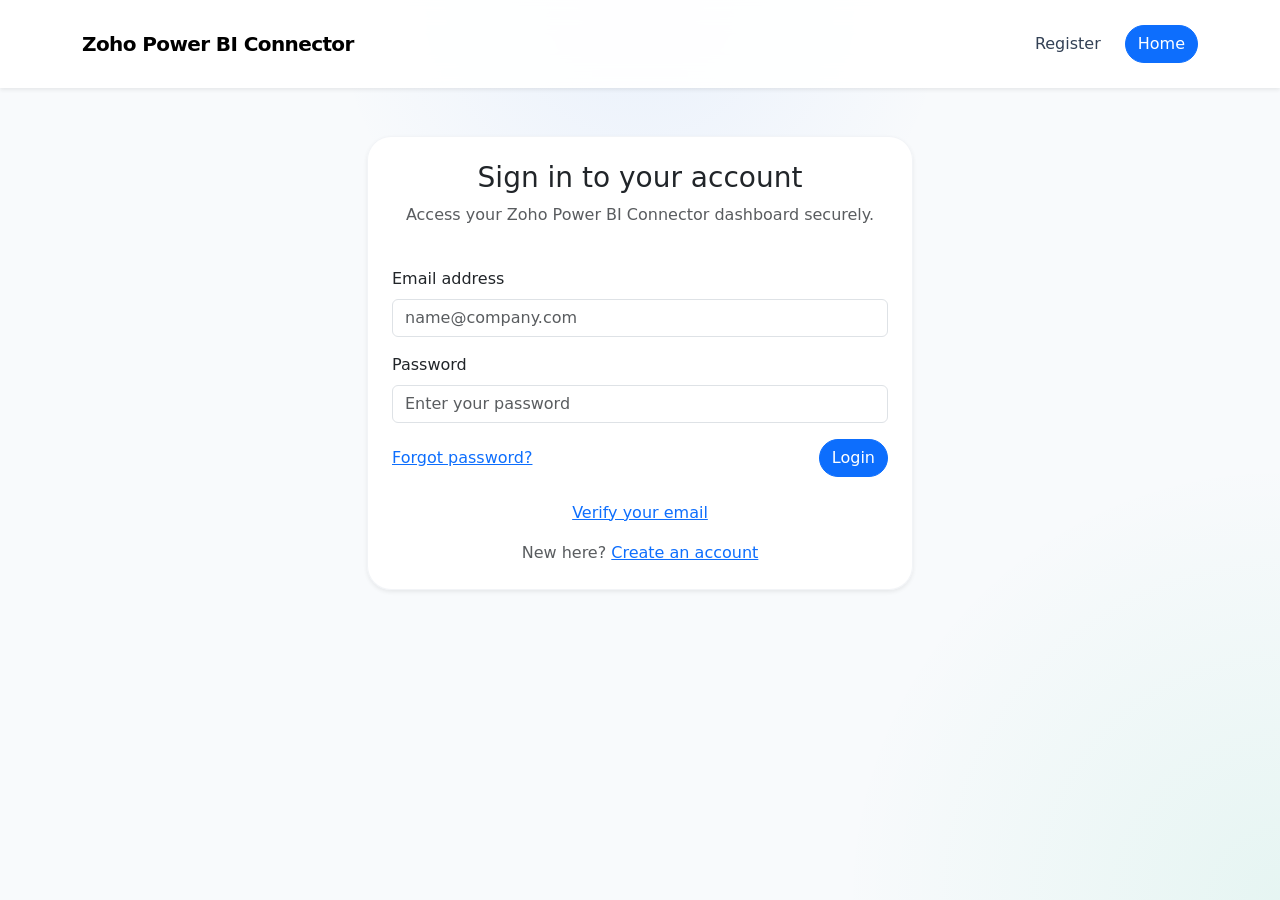
<file: Frontend/admin.html>
<!DOCTYPE html>
<html lang="en">
<head>
  <meta charset="utf-8" />
  <meta name="viewport" content="width=device-width,initial-scale=1" />
  <title>Admin | Zoho Power BI Connector</title>
  <link href="https://cdn.jsdelivr.net/npm/bootstrap@5.3.0/dist/css/bootstrap.min.css" rel="stylesheet">
  <link href="styles.css" rel="stylesheet">
</head>
<body>
  <nav class="navbar navbar-expand-lg navbar-light sticky-top shadow-sm">
    <div class="container py-3">
      <a class="navbar-brand" href="index.html">Zoho Power BI Connector</a>
      <div class="ms-auto">
        <a class="btn btn-outline-primary" href="dashboard.html">Back to Dashboard</a>
      </div>
    </div>
  </nav>

  <main class="container py-5">
    <h1 class="mb-4">Admin Portal</h1>

    <section class="mb-4">
      <div class="row g-3">
        <div class="col-sm-4">
          <div class="stat-card stat-gradient-1 text-white" tabindex="0">
              <div class="d-flex align-items-center mb-2">
                <div class="icon-wrap">
                  <svg viewBox="0 0 24 24" fill="none" xmlns="http://www.w3.org/2000/svg"><path d="M12 12c2.761 0 5-2.239 5-5s-2.239-5-5-5-5 2.239-5 5 2.239 5 5 5z" fill="white" opacity="0.95"/><path d="M3 21c0-3.866 3.582-7 8-7s8 3.134 8 7v1H3v-1z" fill="white" opacity="0.9"/></svg>
                </div>
                <h6 class="mb-0">Total Users</h6>
              </div>
              <p id="statTotalUsers" class="stat-value mb-0">0</p>
              <div class="stat-sub">All registered accounts</div>
            </div>
        </div>
        <div class="col-sm-4">
          <div class="stat-card stat-gradient-2 text-white" tabindex="0">
              <div class="d-flex align-items-center mb-2">
                <div class="icon-wrap">
                  <svg viewBox="0 0 24 24" fill="none" xmlns="http://www.w3.org/2000/svg"><circle cx="12" cy="12" r="10" fill="white" opacity="0.08"/><path d="M12 6v6l4 2" stroke="white" stroke-width="1.5" stroke-linecap="round" stroke-linejoin="round"/></svg>
                </div>
                <h6 class="mb-0">Active Users</h6>
              </div>
              <p id="statActiveUsers" class="stat-value mb-0">0</p>
              <div class="stat-sub">Currently active</div>
            </div>
        </div>
        <div class="col-sm-4">
          <div class="stat-card stat-gradient-3 text-dark" tabindex="0">
              <div class="d-flex align-items-center mb-2">
                <div class="icon-wrap">
                  <svg viewBox="0 0 24 24" fill="none" xmlns="http://www.w3.org/2000/svg"><path d="M12 2v10" stroke="#111827" stroke-width="1.5" stroke-linecap="round" stroke-linejoin="round"/><path d="M6 22h12" stroke="#111827" stroke-width="1.5" stroke-linecap="round" stroke-linejoin="round"/></svg>
                </div>
                <h6 class="mb-0">Inactive Users</h6>
              </div>
              <p id="statInactiveUsers" class="stat-value mb-0">0</p>
              <div class="stat-sub">Disabled or inactive</div>
            </div>
        </div>
        <div class="col-sm-4">
          <div class="stat-card stat-gradient-5 text-white" tabindex="0">
              <div class="d-flex align-items-center mb-2">
                <div class="icon-wrap">
                  <svg viewBox="0 0 24 24" fill="none" xmlns="http://www.w3.org/2000/svg"><rect x="3" y="7" width="18" height="13" rx="2" fill="white" opacity="0.08"/><path d="M16 3H8v4h8V3z" fill="white" opacity="0.9"/></svg>
                </div>
                <h6 class="mb-0">Total Subscriptions</h6>
              </div>
              <p id="statTotalSubs" class="stat-value mb-0">0</p>
              <div class="stat-sub">All subscriptions</div>
            </div>
        </div>
        <div class="col-sm-4">
          <div class="stat-card stat-gradient-2 text-white" tabindex="0">
              <div class="d-flex align-items-center mb-2">
                <div class="icon-wrap">
                  <svg viewBox="0 0 24 24" fill="none" xmlns="http://www.w3.org/2000/svg"><path d="M9 12l2 2 4-4" stroke="white" stroke-width="1.5" stroke-linecap="round" stroke-linejoin="round"/></svg>
                </div>
                <h6 class="mb-0">Active Subscriptions</h6>
              </div>
              <p id="statActiveSubs" class="stat-value mb-0">0</p>
              <div class="stat-sub">Valid and active</div>
            </div>
        </div>
        <div class="col-sm-4">
          <div class="stat-card stat-gradient-4 text-white" tabindex="0">
              <div class="d-flex align-items-center mb-2">
                <div class="icon-wrap">
                  <svg viewBox="0 0 24 24" fill="none" xmlns="http://www.w3.org/2000/svg"><path d="M12 8v4l3 3" stroke="white" stroke-width="1.5" stroke-linecap="round" stroke-linejoin="round"/></svg>
                </div>
                <h6 class="mb-0">Expired Subscriptions</h6>
              </div>
              <p id="statExpiredSubs" class="stat-value mb-0">0</p>
              <div class="stat-sub">Require renewal</div>
            </div>
        </div>
      </div>
    </section>

    <section class="mb-5">
      <div class="p-4 border rounded shadow-sm">
        <h2>Zoho Connection Status</h2>
        <p class="text-muted">Admin Zoho configuration details are displayed without exposing sensitive secrets.</p>
        <dl class="row mb-0">
          <dt class="col-sm-4">Client ID</dt>
          <dd class="col-sm-8" id="adminZohoClientId">Not configured</dd>
          <dt class="col-sm-4">Status</dt>
          <dd class="col-sm-8" id="adminZohoStatus">Unknown</dd>
          <dt class="col-sm-4">Last Validated</dt>
          <dd class="col-sm-8" id="adminZohoLastValidated">Never</dd>
        </dl>
      </div>
    </section>

    <section class="mb-5">
      <div class="d-flex mb-3">
        <input id="adminSearch" class="form-control me-2" placeholder="Search users by email or name">
        <button id="adminSearchBtn" class="btn btn-primary">Search</button>
      </div>

      <div id="adminUsersAlert" class="alert d-none" role="alert"></div>

      <div class="table-responsive">
        <table class="table table-striped">
          <thead>
            <tr>
              <th>ID</th>
              <th>Email</th>
              <th>Full Name</th>
              <th>Active</th>
              <th>Actions</th>
            </tr>
          </thead>
          <tbody id="adminUsersTable"></tbody>
        </table>
      </div>
      <div class="d-flex justify-content-between align-items-center mt-3">
        <div id="adminUsersInfo" class="text-muted small">Showing 0–0 of 0</div>
        <div class="d-flex gap-2 align-items-center">
          <label class="small text-muted mb-0 me-1">Per page</label>
          <select id="adminUsersPageSize" class="form-select form-select-sm" style="width: auto;">
            <option value="5">5</option>
            <option value="10" selected>10</option>
            <option value="25">25</option>
            <option value="50">50</option>
          </select>
        </div>
      </div>
      <div id="adminUsersPagination" class="mt-2"></div>
    </section>

    <section class="mb-5">
      <div class="accordion" id="adminAccordion">
        <div class="accordion-item">
          <h2 class="accordion-header">
            <button class="accordion-button" type="button" data-bs-toggle="collapse" data-bs-target="#emailConfigCollapse" aria-expanded="false" aria-controls="emailConfigCollapse">
              Email Configuration
            </button>
          </h2>
          <div id="emailConfigCollapse" class="accordion-collapse collapse" data-bs-parent="#adminAccordion">
            <div class="accordion-body">
              <form id="emailConfigForm">
                <div class="row g-3">
                  <div class="col-md-6">
                    <label class="form-label" for="smtpHost">SMTP Host</label>
                    <input id="smtpHost" class="form-control" type="text" required>
                  </div>
                  <div class="col-md-3">
                    <label class="form-label" for="smtpPort">SMTP Port</label>
                    <input id="smtpPort" class="form-control" type="number" required>
                  </div>
                  <div class="col-md-3 form-check">
                    <label class="form-label" for="enableSsl">Enable SSL</label>
                    <input id="enableSsl" class="form-check-input ms-2" type="checkbox">
                  </div>
                  <div class="col-md-6">
                    <label class="form-label" for="smtpUsername">Username</label>
                    <input id="smtpUsername" class="form-control" type="email" required>
                  </div>
                  <div class="col-md-6">
                    <label class="form-label" for="smtpPassword">Password</label>
                    <input id="smtpPassword" class="form-control" type="password">
                  </div>
                  <div class="col-md-6">
                    <label class="form-label" for="fromEmail">From Email</label>
                    <input id="fromEmail" class="form-control" type="email" required>
                  </div>
                  <div class="col-md-6">
                    <label class="form-label" for="fromName">From Name</label>
                    <input id="fromName" class="form-control" type="text">
                  </div>
                </div>
                <div class="mt-3">
                  <button type="submit" class="btn btn-primary">Save Email Configuration</button>
                  <button type="button" id="disableEmailConfig" class="btn btn-outline-secondary ms-2">Disable Active Config</button>
                </div>
                <div id="emailConfigAlert" class="alert d-none mt-3" role="alert"></div>
              </form>
            </div>
          </div>
        </div>

        <div class="accordion-item">
          <h2 class="accordion-header">
            <button class="accordion-button collapsed" type="button" data-bs-toggle="collapse" data-bs-target="#subscriptionsCollapse" aria-expanded="false" aria-controls="subscriptionsCollapse">
              Subscriptions
            </button>
          </h2>
          <div id="subscriptionsCollapse" class="accordion-collapse collapse" data-bs-parent="#adminAccordion">
            <div class="accordion-body">
              <h6>Active Subscriptions</h6>
              <div id="adminSubscriptions" class="mt-3"></div>
            </div>
          </div>
        </div>

        <div class="accordion-item">
          <h2 class="accordion-header">
            <button class="accordion-button collapsed" type="button" data-bs-toggle="collapse" data-bs-target="#contactMessagesCollapse" aria-expanded="false" aria-controls="contactMessagesCollapse">
              Contact Messages
            </button>
          </h2>
          <div id="contactMessagesCollapse" class="accordion-collapse collapse" data-bs-parent="#adminAccordion">
            <div class="accordion-body">
              <div id="contactMessagesAlert" class="alert d-none" role="alert"></div>
              <div id="contactMessagesList" class="mt-3"></div>
            </div>
          </div>
        </div>
      </div>
    </section>
  </main>

  <script src="https://cdn.jsdelivr.net/npm/bootstrap@5.3.0/dist/js/bootstrap.bundle.min.js"></script>
  <script src="admin.js"></script>
</body>
</html>
</file>
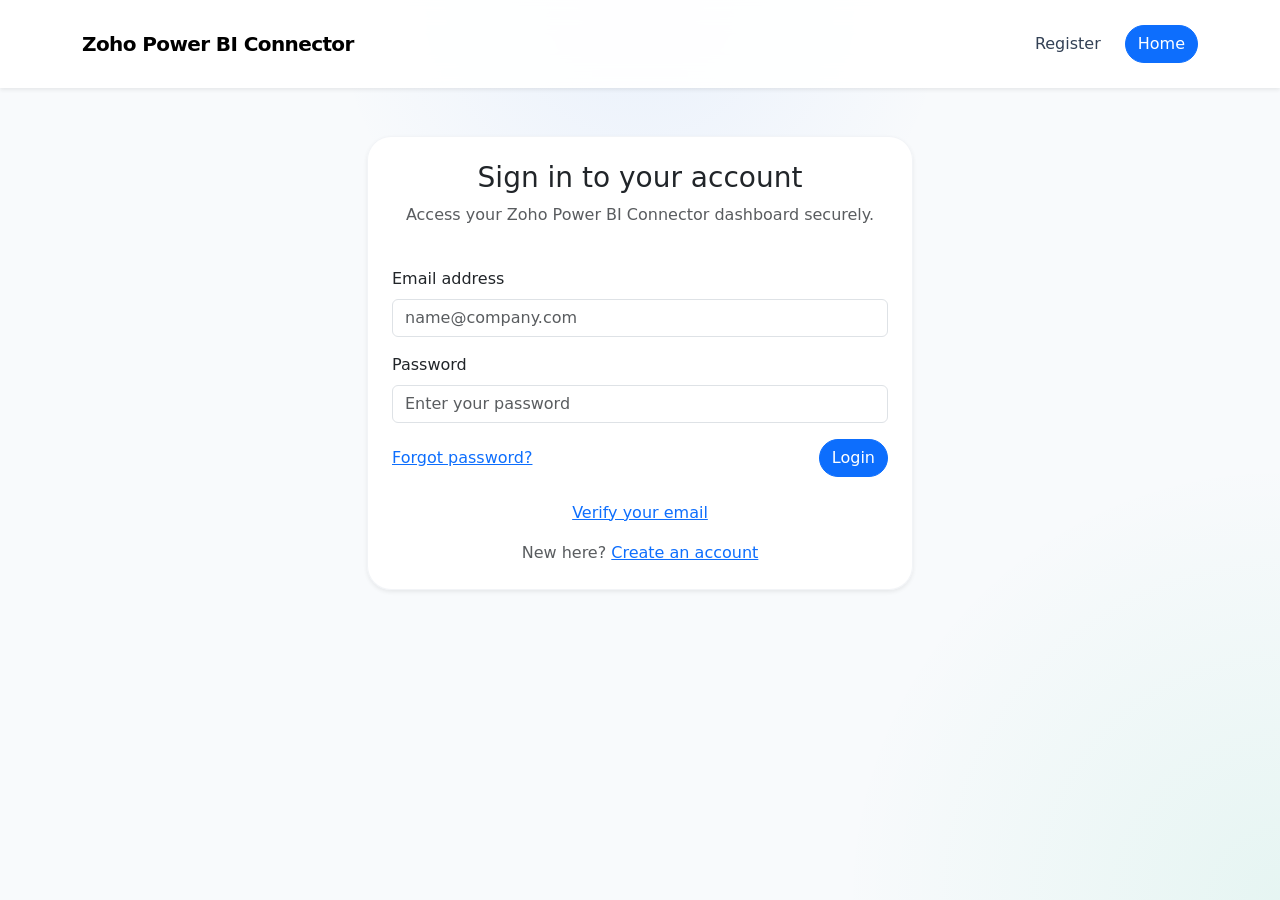
<file: Frontend/dashboard.html>
<!DOCTYPE html>
<html lang="en">
<head>
    <meta charset="UTF-8">
    <meta name="viewport" content="width=device-width, initial-scale=1.0">
    <title>Dashboard | Zoho Power BI Connector</title>
    <link href="https://cdn.jsdelivr.net/npm/bootstrap@5.3.0/dist/css/bootstrap.min.css" rel="stylesheet">
    <link href="styles.css" rel="stylesheet">
</head>
<body>
    <nav class="navbar navbar-expand-lg navbar-light sticky-top shadow-sm">
        <div class="container py-3">
            <a class="navbar-brand" href="index.html">Zoho Power BI Connector</a>
            <button class="navbar-toggler" type="button" data-bs-toggle="collapse" data-bs-target="#dashboardNav" aria-controls="dashboardNav" aria-expanded="false" aria-label="Toggle navigation">
                <span class="navbar-toggler-icon"></span>
            </button>
            <div class="collapse navbar-collapse" id="dashboardNav">
                <ul class="navbar-nav ms-auto align-items-center">
                    <li class="nav-item"><a class="nav-link" href="#summary">Dashboard</a></li>
                    <li class="nav-item"><a class="nav-link" href="#zoho">Zoho Config</a></li>
                    <li class="nav-item"><a class="nav-link" href="#plans">Plans</a></li>
                    <li class="nav-item"><a class="nav-link" href="#support">Support</a></li>
                    <li class="nav-item"><a class="btn btn-outline-primary ms-3" href="index.html">Back to Site</a></li>
                </ul>
            </div>
        </div>
    </nav>

    <main class="container py-5" id="dashboardSummary">
        <section id="summary" class="dashboard-hero p-4 p-md-5 mb-5 shadow-sm">
            <div class="row align-items-center gy-4">
                <div class="col-lg-7">
                    <h1 class="display-5 fw-bold">Welcome back, <strong id="userName"></strong></h1>
                    <p class="lead text-white mb-4">Your customer portal overview is ready. Manage Zoho credentials, subscriptions, and support in one place.</p>
                    <div class="d-flex gap-2 flex-wrap">
                        <a href="#zoho" class="btn btn-white">Update Zoho Connection</a>
                        <a href="#plans" class="btn btn-outline-light">View Plans</a>
                        <a href="#support" class="btn btn-outline-light">Contact Support</a>
                        <a id="adminPortalLink" href="admin.html" class="btn btn-warning d-none">View Users</a>
                    </div>
                </div>
                <div class="col-lg-5">
                    <div class="card p-4 text-white" style="background: rgba(255,255,255,0.12); border:none; border-radius: 24px;">
                        <div class="mb-4">
                            <small class="text-uppercase">Current Plan</small>
                            <h3 id="currentPlan" class="fw-bold">Pro Plan</h3>
                        </div>
                        <div class="row text-white g-3">
                            <div class="col-6">
                                <div class="py-3 px-3 bg-white bg-opacity-10 rounded-4">
                                    <small class="text-uppercase text-muted">Expiry</small>
                                    <div id="expiryDate" class="fs-5 fw-semibold">2026-12-31</div>
                                </div>
                            </div>
                            <div class="col-6">
                                <div class="py-3 px-3 bg-white bg-opacity-10 rounded-4">
                                    <small class="text-uppercase text-muted">Remaining</small>
                                    <div id="remainingDays" class="fs-5 fw-semibold">175 days</div>
                                </div>
                            </div>
                            <div class="col-6">
                                <div class="py-3 px-3 bg-white bg-opacity-10 rounded-4">
                                    <small class="text-uppercase text-muted">Status</small>
                                    <div id="subscriptionStatus" class="fs-5 fw-semibold">Active</div>
                                </div>
                            </div>
                            <div class="col-6">
                                <div class="py-3 px-3 bg-white bg-opacity-10 rounded-4">
                                    <small class="text-uppercase text-muted">Last Login</small>
                                    <div id="lastLogin" class="fs-5 fw-semibold">Jun 9, 2026</div>
                                </div>
                            </div>
                        </div>
                    </div>
                </div>
            </div>
        </section>

        <section class="row g-4 mb-5">
            <div class="col-md-3">
                <div class="dashboard-card p-4 h-100 shadow-sm">
                    <h6 class="text-uppercase text-muted">Plan</h6>
                    <p id="cardPlan" class="display-6 fw-bold">Pro</p>
                </div>
            </div>
            <div class="col-md-3">
                <div class="dashboard-card p-4 h-100 shadow-sm">
                    <h6 class="text-uppercase text-muted">Subscription</h6>
                    <p id="cardStatus" class="display-6 fw-bold">Active</p>
                </div>
            </div>
            <div class="col-md-3">
                <div class="dashboard-card p-4 h-100 shadow-sm">
                    <h6 class="text-uppercase text-muted">Expiry</h6>
                    <p id="cardExpiry" class="display-6 fw-bold">Dec 31, 2026</p>
                </div>
            </div>
            <div class="col-md-3">
                <div class="dashboard-card p-4 h-100 shadow-sm">
                    <h6 class="text-uppercase text-muted">Last Login</h6>
                    <p id="cardLastLogin" class="display-6 fw-bold">Jun 9, 2026</p>
                </div>
            </div>
        </section>

        <section id="zoho" class="mb-5">
            <div class="row g-4">
                <div class="col-lg-7">
                    <div class="dashboard-card p-4 shadow-sm">
                        <h4>Zoho Configuration</h4>
                        <p class="text-muted">Your current Zoho connection status and configuration summary.</p>
                        <p class="mb-3"><a href="zohohelper.html" class="link-primary">Need help creating your Zoho Client ID, Client Secret, and Refresh Token?</a></p>
                        <dl class="row">
                            <dt class="col-sm-5">Base URL</dt>
                            <dd id="zohoBaseUrl" class="col-sm-7">https://www.zohoapis.com/books/v3 <span class="text-muted">(readonly default)</span></dd>
                            <dt class="col-sm-5">Organization ID</dt>
                            <dd id="zohoOrganizationId" class="col-sm-7">Not configured</dd>
                            <dt class="col-sm-5">Client ID</dt>
                            <dd id="zohoClientId" class="col-sm-7">•••••••••••••••••••••</dd>
                            <dt class="col-sm-5">Status</dt>
                            <dd id="zohoStatus" class="col-sm-7 text-success">Validated</dd>
                            <dt class="col-sm-5">Last Validated</dt>
                            <dd id="zohoLastValidated" class="col-sm-7">2026-06-09 13:15</dd>
                        </dl>
                        <form id="zohoConfigForm" class="mt-4">
                            <div id="zohoConfigAlert" class="alert d-none" role="alert"></div>
                            <div class="mb-3">
                                <label for="zohoBaseUrlInput" class="form-label">Base URL</label>
                                <input type="text" id="zohoBaseUrlInput" class="form-control" readonly value="https://www.zohoapis.com/books/v3">
                            </div>
                            <div class="mb-3">
                                <label for="zohoOrganizationIdInput" class="form-label">Organization ID</label>
                                <input type="text" id="zohoOrganizationIdInput" class="form-control" placeholder="Zoho Organization ID" required>
                            </div>
                            <div class="mb-3">
                                <label for="zohoClientIdInput" class="form-label">Client ID</label>
                                <input type="text" id="zohoClientIdInput" class="form-control" placeholder="Zoho Client ID" required>
                            </div>
                            <div class="mb-3">
                                <label for="zohoClientSecretInput" class="form-label">Client Secret</label>
                                <input type="password" id="zohoClientSecretInput" class="form-control" placeholder="Zoho Client Secret" required>
                            </div>
                            <div class="mb-3">
                                <label for="zohoRefreshTokenInput" class="form-label">Refresh Token</label>
                                <textarea id="zohoRefreshTokenInput" class="form-control" rows="3" placeholder="Zoho Refresh Token" required></textarea>
                            </div>
                            <div class="d-flex gap-2 flex-wrap">
                                <button type="submit" class="btn btn-primary">Save Configuration</button>
                                <button type="button" id="testZohoConnectionButton" class="btn btn-outline-secondary">Test Connection</button>
                            </div>
                        </form>
                    </div>
                </div>
                <div class="col-lg-5">
                    <div class="dashboard-card p-4 shadow-sm h-100">
                        <h5>Quick Actions</h5>
                        <div class="d-grid gap-3 mt-3">
                            <a href="#zoho" class="btn btn-outline-primary">Update Zoho Connection</a>
                            <a href="#plans" class="btn btn-outline-primary">View Plans</a>
                            <a href="#support" class="btn btn-outline-primary">Watch Tutorials</a>
                            <a href="#support" class="btn btn-outline-primary">Contact Support</a>
                        </div>
                    </div>
                </div>
            </div>
        </section>

        <section id="plans" class="mb-5">
            <div class="row g-4">
                <div class="col-lg-8">
                    <div class="dashboard-card p-4 shadow-sm">
                        <h4>Subscription Plans</h4>
                        <p class="text-muted">Current plan and upgrade options for the portal.</p>
                        <div class="row g-3">
                            <div class="col-md-6">
                                <div class="p-3 border rounded">
                                    <h5>Free Plan</h5>
                                    <p class="text-muted mb-2">Limited usage and community support.</p>
                                    <p class="mb-0"><strong>Price:</strong> $0 / month</p>
                                </div>
                            </div>
                            <div class="col-md-6">
                                <div class="p-3 border rounded border-primary">
                                    <h5>Pro Plan</h5>
                                    <p class="text-muted mb-2">Unlimited usage with premium support and scheduled refresh.</p>
                                    <p class="mb-0"><strong>Price:</strong> $49 / month</p>
                                </div>
                            </div>
                        </div>
                    </div>
                </div>
                <div class="col-lg-4">
                    <div class="dashboard-card p-4 shadow-sm">
                        <h5>Subscription Rules</h5>
                        <ul class="list-unstyled text-muted mb-0">
                            <li>• Free Plan: limited usage</li>
                            <li>• Pro Plan: full access</li>
                            <li>• Expired Plan: connector access blocked</li>
                        </ul>
                    </div>
                </div>
            </div>
        </section>

        <section id="support" class="mb-5">
            <div class="dashboard-card p-4 shadow-sm bg-light">
                <h4>Support & Resources</h4>
                <p class="text-muted">Need help? Use these resources to resolve issues, review policies, and contact our support team.</p>
                <div class="row g-3">
                    <div class="col-md-4">
                        <div class="p-3 bg-white border rounded h-100">
                            <h6>Documentation</h6>
                            <p class="small text-muted mb-3">Privacy policy, terms, setup guides, and user help articles.</p>
                            <a href="docs.html" class="btn btn-sm btn-primary">Open Docs</a>
                        </div>
                    </div>
                    <div class="col-md-4">
                        <div class="p-3 bg-white border rounded h-100">
                            <h6>Tutorials</h6>
                            <p class="small text-muted mb-3">Get step-by-step guidance for Zoho setup and Power BI refresh.</p>
                            <a href="support.html" class="btn btn-sm btn-outline-primary">View Tutorials</a>
                        </div>
                    </div>
                    <div class="col-md-4">
                        <div class="p-3 bg-white border rounded h-100">
                            <h6>Contact Support</h6>
                            <p class="small text-muted mb-3">File a ticket or send a message directly from the support portal.</p>
                            <a href="support.html" class="btn btn-sm btn-outline-secondary">Contact Us</a>
                        </div>
                    </div>
                </div>
            </div>
        </section>
    </main>

    <script src="https://cdn.jsdelivr.net/npm/bootstrap@5.3.0/dist/js/bootstrap.bundle.min.js"></script>
    <script src="scripts.js"></script>
</body>
</html>
</file>
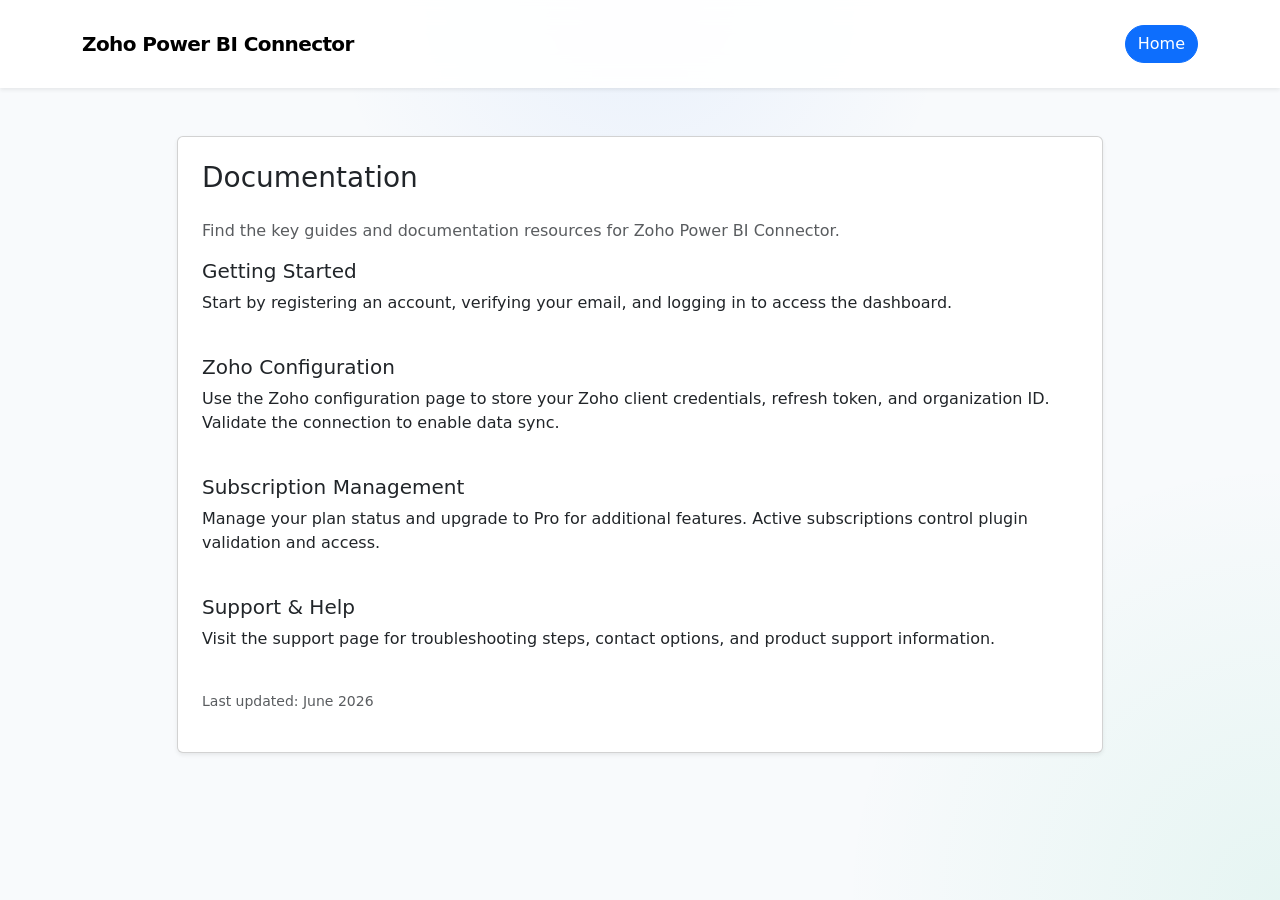
<file: Frontend/docs.html>
<!DOCTYPE html>
<html lang="en">
<head>
  <meta charset="UTF-8" />
  <meta name="viewport" content="width=device-width, initial-scale=1.0" />
  <title>Documentation | Zoho Power BI Connector</title>
  <link href="https://cdn.jsdelivr.net/npm/bootstrap@5.3.0/dist/css/bootstrap.min.css" rel="stylesheet">
  <link href="styles.css" rel="stylesheet">
</head>
<body>
  <nav class="navbar navbar-expand-lg navbar-light sticky-top shadow-sm">
    <div class="container py-3">
      <a class="navbar-brand" href="index.html">Zoho Power BI Connector</a>
      <div class="ms-auto">
        <a class="btn btn-primary" href="index.html">Home</a>
      </div>
    </div>
  </nav>

  <main class="container py-5">
    <div class="row justify-content-center">
      <div class="col-lg-10">
        <div class="card p-4 shadow-sm">
          <h1 class="h3 mb-4">Documentation</h1>
          <p class="text-muted">Find the key guides and documentation resources for Zoho Power BI Connector.</p>

          <section class="mb-4">
            <h2 class="h5">Getting Started</h2>
            <p>Start by registering an account, verifying your email, and logging in to access the dashboard.</p>
          </section>

          <section class="mb-4">
            <h2 class="h5">Zoho Configuration</h2>
            <p>Use the Zoho configuration page to store your Zoho client credentials, refresh token, and organization ID. Validate the connection to enable data sync.</p>
          </section>

          <section class="mb-4">
            <h2 class="h5">Subscription Management</h2>
            <p>Manage your plan status and upgrade to Pro for additional features. Active subscriptions control plugin validation and access.</p>
          </section>

          <section class="mb-4">
            <h2 class="h5">Support & Help</h2>
            <p>Visit the support page for troubleshooting steps, contact options, and product support information.</p>
          </section>

          <p class="text-muted small">Last updated: June 2026</p>
        </div>
      </div>
    </div>
  </main>

  <script src="https://cdn.jsdelivr.net/npm/bootstrap@5.3.0/dist/js/bootstrap.bundle.min.js"></script>
</body>
</html>
</file>
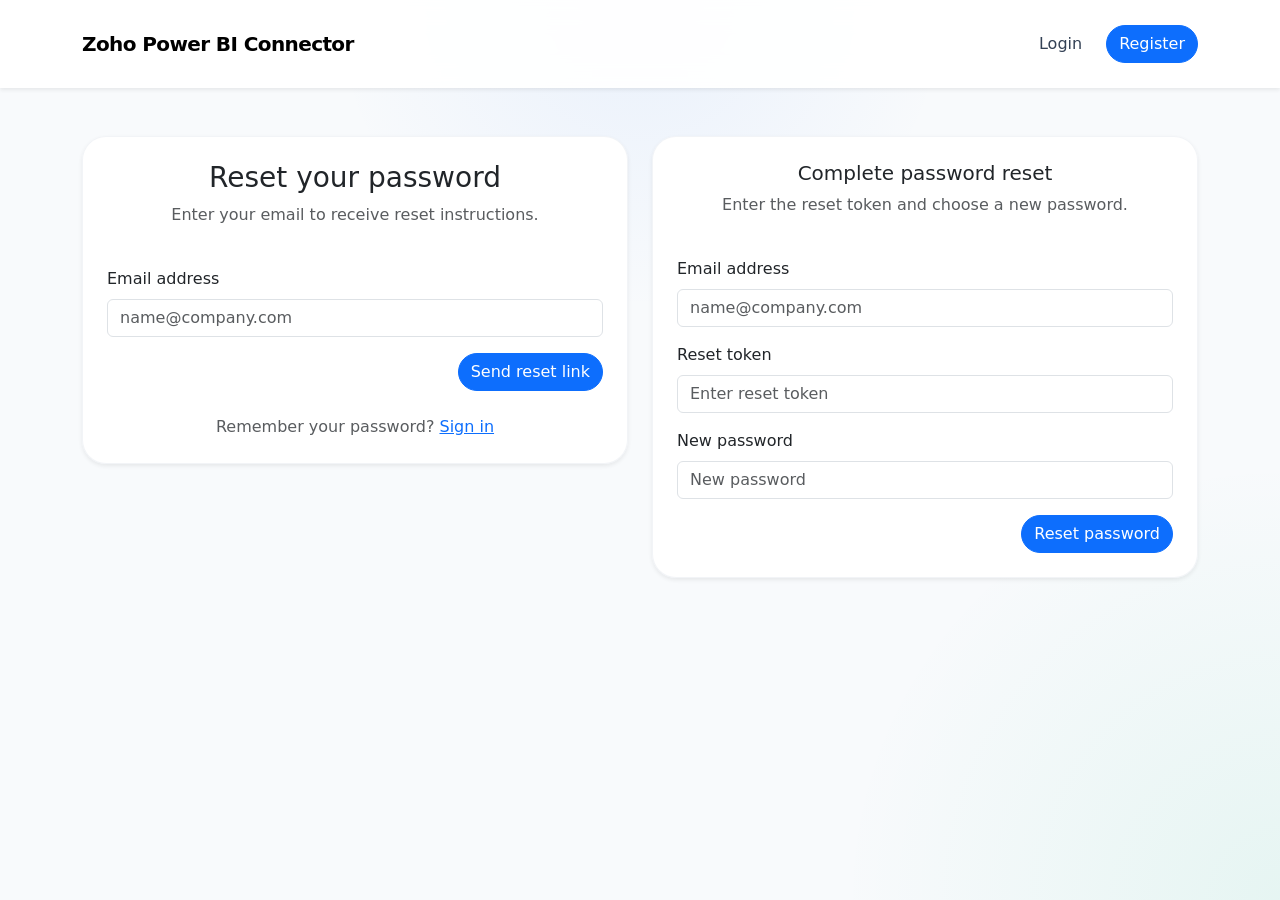
<file: Frontend/forgot-password.html>
<!DOCTYPE html>
<html lang="en">
<head>
    <meta charset="UTF-8">
    <meta name="viewport" content="width=device-width, initial-scale=1.0">
    <title>Forgot Password | Zoho Power BI Connector</title>
    <link href="https://cdn.jsdelivr.net/npm/bootstrap@5.3.0/dist/css/bootstrap.min.css" rel="stylesheet">
    <link href="styles.css" rel="stylesheet">
</head>
<body>
    <nav class="navbar navbar-expand-lg navbar-light sticky-top shadow-sm">
        <div class="container py-3">
            <a class="navbar-brand" href="index.html">Zoho Power BI Connector</a>
            <button class="navbar-toggler" type="button" data-bs-toggle="collapse" data-bs-target="#navbarNav" aria-controls="navbarNav" aria-expanded="false" aria-label="Toggle navigation">
                <span class="navbar-toggler-icon"></span>
            </button>
            <div class="collapse navbar-collapse" id="navbarNav">
                <ul class="navbar-nav ms-auto align-items-center">
                    <li class="nav-item"><a class="nav-link" href="login.html">Login</a></li>
                    <li class="nav-item"><a class="btn btn-primary ms-3" href="register.html">Register</a></li>
                </ul>
            </div>
        </div>
    </nav>

    <main class="container py-5">
        <div class="row justify-content-center gy-4">
            <div class="col-lg-6">
                <div class="card p-4 shadow-sm auth-card">
                    <div class="mb-4 text-center">
                        <h1 class="h3">Reset your password</h1>
                        <p class="text-muted">Enter your email to receive reset instructions.</p>
                    </div>

                    <div id="authAlert" class="alert d-none" role="alert"></div>

                    <form id="forgotForm">
                        <div class="mb-3">
                            <label for="forgotEmail" class="form-label">Email address</label>
                            <input type="email" class="form-control" id="forgotEmail" placeholder="name@company.com" required>
                        </div>
                        <div class="text-end">
                            <button type="submit" class="btn btn-primary">Send reset link</button>
                        </div>
                    </form>

                    <p class="text-center text-muted mb-0 mt-4">Remember your password? <a href="login.html">Sign in</a></p>
                </div>
            </div>
            <div class="col-lg-6">
                <div class="card p-4 shadow-sm auth-card">
                    <div class="mb-4 text-center">
                        <h2 class="h5">Complete password reset</h2>
                        <p class="text-muted">Enter the reset token and choose a new password.</p>
                    </div>

                    <form id="resetForm">
                        <div class="mb-3">
                            <label for="resetEmail" class="form-label">Email address</label>
                            <input type="email" class="form-control" id="resetEmail" placeholder="name@company.com" required>
                        </div>
                        <div class="mb-3">
                            <label for="resetToken" class="form-label">Reset token</label>
                            <input type="text" class="form-control" id="resetToken" placeholder="Enter reset token" required>
                        </div>
                        <div class="mb-3">
                            <label for="resetPassword" class="form-label">New password</label>
                            <input type="password" class="form-control" id="resetPassword" placeholder="New password" required>
                        </div>
                        <div class="text-end">
                            <button type="submit" class="btn btn-primary">Reset password</button>
                        </div>
                    </form>
                </div>
            </div>
        </div>
    </main>

    <script src="https://cdn.jsdelivr.net/npm/bootstrap@5.3.0/dist/js/bootstrap.bundle.min.js"></script>
    <script src="scripts.js"></script>
</body>
</html>
</file>
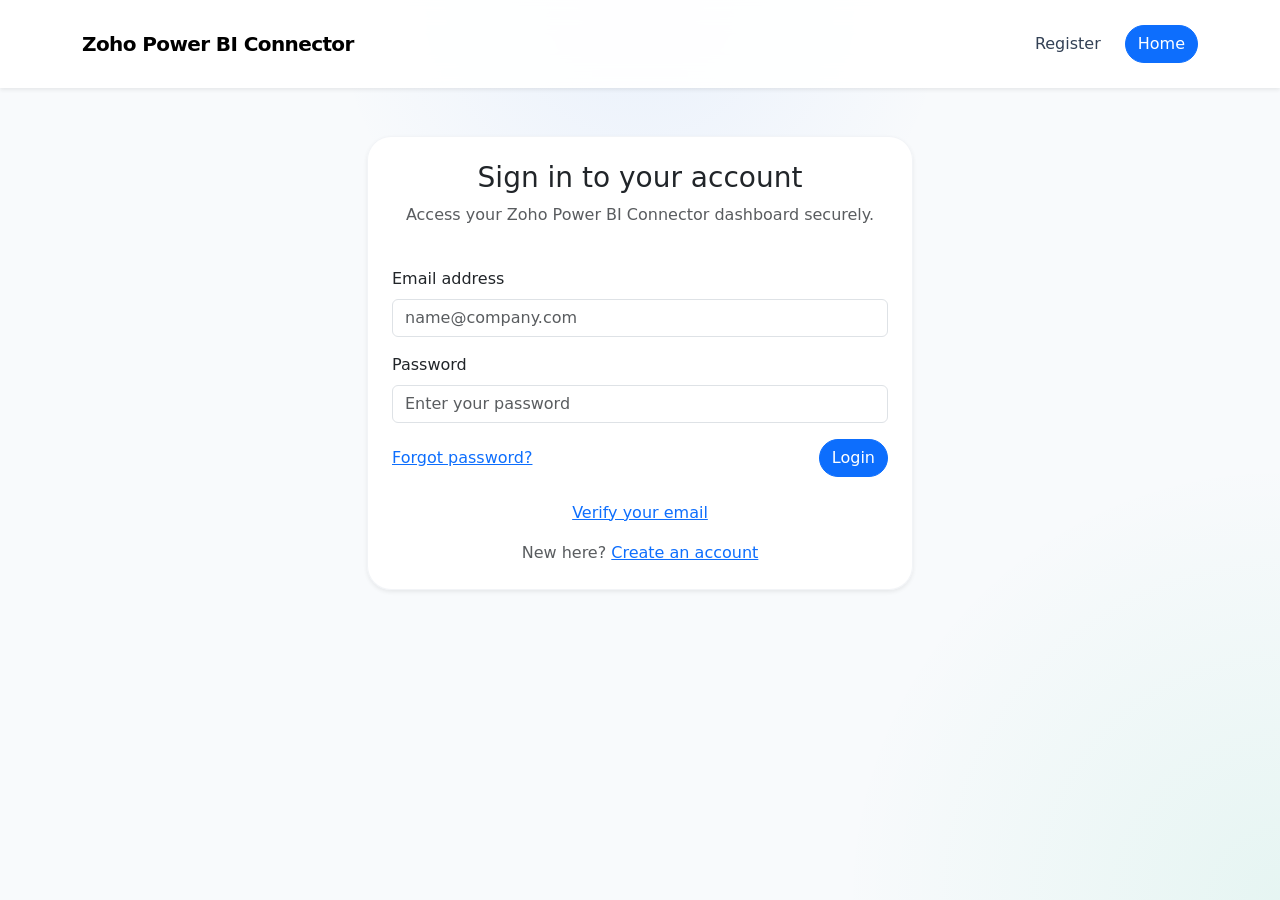
<file: Frontend/login.html>
<!DOCTYPE html>
<html lang="en">
<head>
    <meta charset="UTF-8">
    <meta name="viewport" content="width=device-width, initial-scale=1.0">
    <title>Login | Zoho Power BI Connector</title>
    <link href="https://cdn.jsdelivr.net/npm/bootstrap@5.3.0/dist/css/bootstrap.min.css" rel="stylesheet">
    <link href="styles.css" rel="stylesheet">
</head>
<body>
    <nav class="navbar navbar-expand-lg navbar-light sticky-top shadow-sm">
        <div class="container py-3">
            <a class="navbar-brand" href="index.html">Zoho Power BI Connector</a>
            <button class="navbar-toggler" type="button" data-bs-toggle="collapse" data-bs-target="#navbarNav" aria-controls="navbarNav" aria-expanded="false" aria-label="Toggle navigation">
                <span class="navbar-toggler-icon"></span>
            </button>
            <div class="collapse navbar-collapse" id="navbarNav">
                <ul class="navbar-nav ms-auto align-items-center">
                    <li class="nav-item"><a class="nav-link" href="register.html">Register</a></li>
                    <li class="nav-item"><a class="btn btn-primary ms-3" href="index.html">Home</a></li>
                </ul>
            </div>
        </div>
    </nav>

    <main class="container py-5">
        <div class="row justify-content-center">
            <div class="col-lg-6">
                <div class="card p-4 shadow-sm auth-card">
                    <div class="mb-4 text-center">
                        <h1 class="h3">Sign in to your account</h1>
                        <p class="text-muted">Access your Zoho Power BI Connector dashboard securely.</p>
                    </div>

                    <div id="authAlert" class="alert d-none" role="alert"></div>

                    <form id="loginForm">
                        <div class="mb-3">
                            <label for="loginEmail" class="form-label">Email address</label>
                            <input type="email" class="form-control" id="loginEmail" placeholder="name@company.com" required>
                        </div>
                        <div class="mb-3">
                            <label for="loginPassword" class="form-label">Password</label>
                            <input type="password" class="form-control" id="loginPassword" placeholder="Enter your password" required>
                        </div>
                        <div class="d-flex justify-content-between align-items-center mb-4">
                            <a href="forgot-password.html">Forgot password?</a>
                            <button type="submit" class="btn btn-primary">Login</button>
                        </div>
                    </form>

                    <div class="text-center mb-3">
                        <a href="verify-email.html">Verify your email</a>
                    </div>

                    <p class="text-center text-muted mb-0">New here? <a href="register.html">Create an account</a></p>
                </div>
            </div>
        </div>
    </main>

    <script src="https://cdn.jsdelivr.net/npm/bootstrap@5.3.0/dist/js/bootstrap.bundle.min.js"></script>
    <script src="scripts.js"></script>
</body>
</html>
</file>
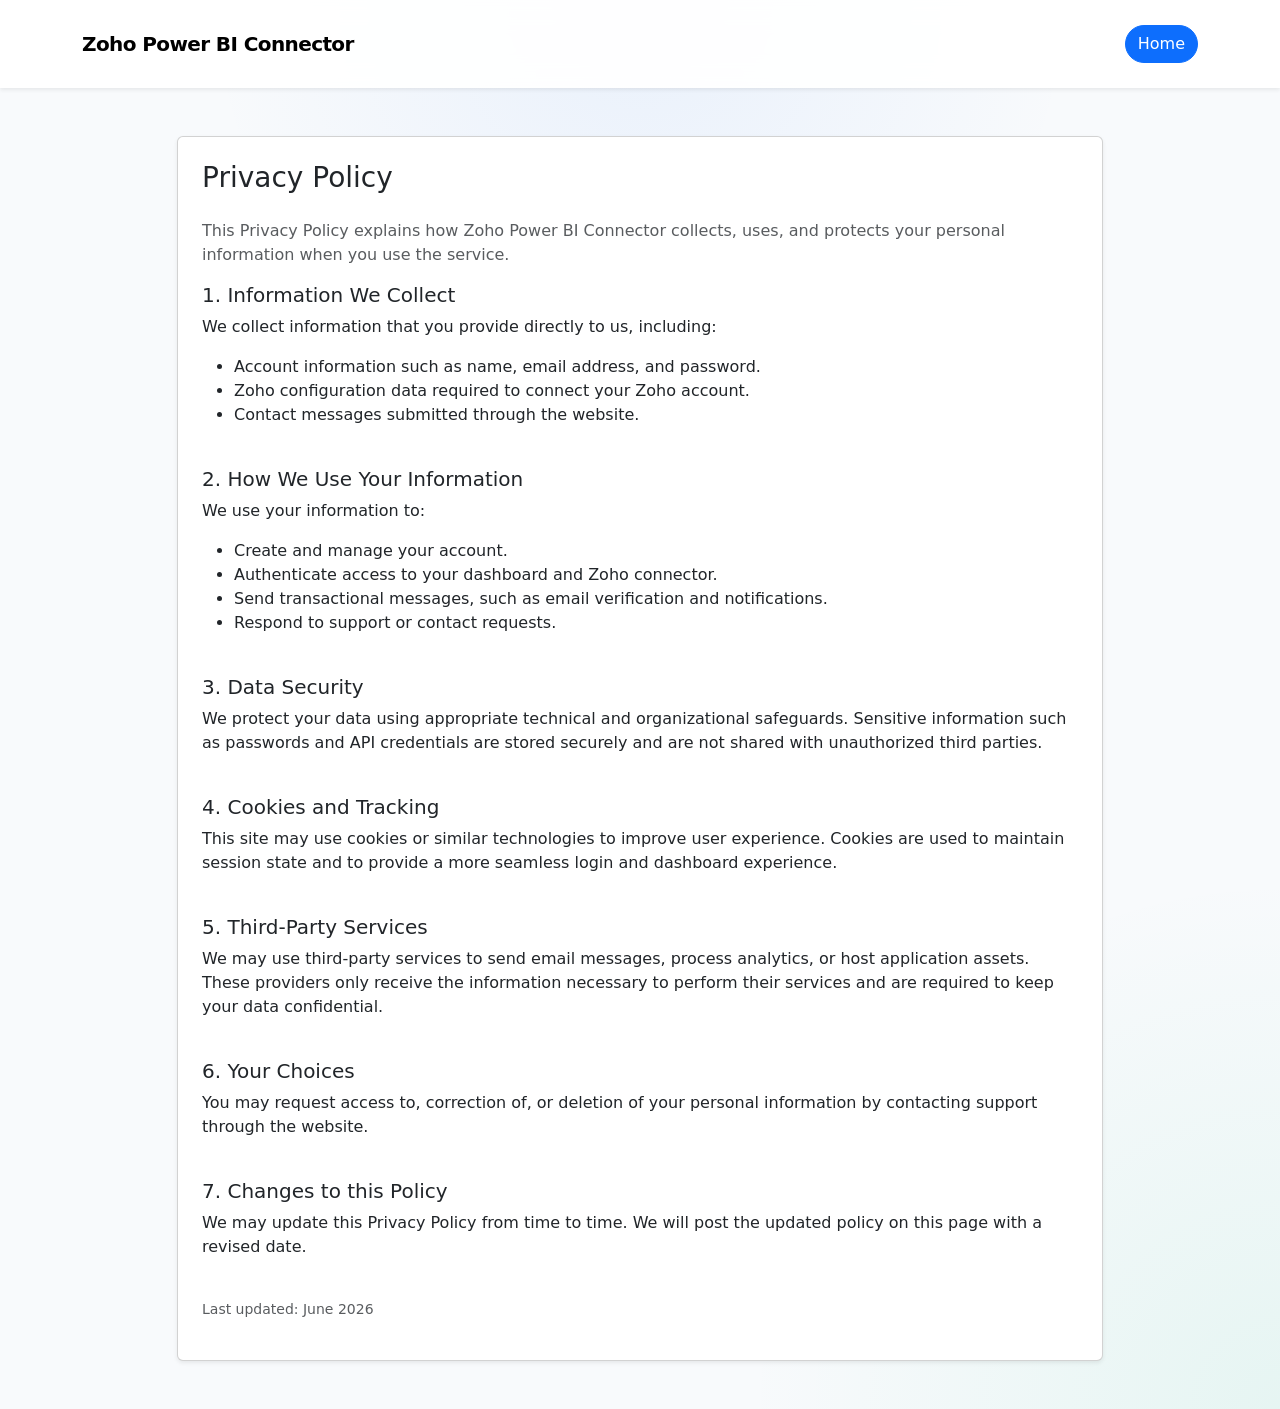
<file: Frontend/privacy-policy.html>
<!DOCTYPE html>
<html lang="en">
<head>
  <meta charset="UTF-8" />
  <meta name="viewport" content="width=device-width, initial-scale=1.0" />
  <title>Privacy Policy | Zoho Power BI Connector</title>
  <link href="https://cdn.jsdelivr.net/npm/bootstrap@5.3.0/dist/css/bootstrap.min.css" rel="stylesheet">
  <link href="styles.css" rel="stylesheet">
</head>
<body>
  <nav class="navbar navbar-expand-lg navbar-light sticky-top shadow-sm">
    <div class="container py-3">
      <a class="navbar-brand" href="index.html">Zoho Power BI Connector</a>
      <div class="ms-auto">
        <a class="btn btn-primary" href="index.html">Home</a>
      </div>
    </div>
  </nav>

  <main class="container py-5">
    <div class="row justify-content-center">
      <div class="col-lg-10">
        <div class="card p-4 shadow-sm">
          <h1 class="h3 mb-4">Privacy Policy</h1>
          <p class="text-muted">This Privacy Policy explains how Zoho Power BI Connector collects, uses, and protects your personal information when you use the service.</p>

          <section class="mb-4">
            <h2 class="h5">1. Information We Collect</h2>
            <p>We collect information that you provide directly to us, including:</p>
            <ul>
              <li>Account information such as name, email address, and password.</li>
              <li>Zoho configuration data required to connect your Zoho account.</li>
              <li>Contact messages submitted through the website.</li>
            </ul>
          </section>

          <section class="mb-4">
            <h2 class="h5">2. How We Use Your Information</h2>
            <p>We use your information to:</p>
            <ul>
              <li>Create and manage your account.</li>
              <li>Authenticate access to your dashboard and Zoho connector.</li>
              <li>Send transactional messages, such as email verification and notifications.</li>
              <li>Respond to support or contact requests.</li>
            </ul>
          </section>

          <section class="mb-4">
            <h2 class="h5">3. Data Security</h2>
            <p>We protect your data using appropriate technical and organizational safeguards. Sensitive information such as passwords and API credentials are stored securely and are not shared with unauthorized third parties.</p>
          </section>

          <section class="mb-4">
            <h2 class="h5">4. Cookies and Tracking</h2>
            <p>This site may use cookies or similar technologies to improve user experience. Cookies are used to maintain session state and to provide a more seamless login and dashboard experience.</p>
          </section>

          <section class="mb-4">
            <h2 class="h5">5. Third-Party Services</h2>
            <p>We may use third-party services to send email messages, process analytics, or host application assets. These providers only receive the information necessary to perform their services and are required to keep your data confidential.</p>
          </section>

          <section class="mb-4">
            <h2 class="h5">6. Your Choices</h2>
            <p>You may request access to, correction of, or deletion of your personal information by contacting support through the website.</p>
          </section>

          <section class="mb-4">
            <h2 class="h5">7. Changes to this Policy</h2>
            <p>We may update this Privacy Policy from time to time. We will post the updated policy on this page with a revised date.</p>
          </section>

          <p class="text-muted small">Last updated: June 2026</p>
        </div>
      </div>
    </div>
  </main>

  <script src="https://cdn.jsdelivr.net/npm/bootstrap@5.3.0/dist/js/bootstrap.bundle.min.js"></script>
</body>
</html>
</file>
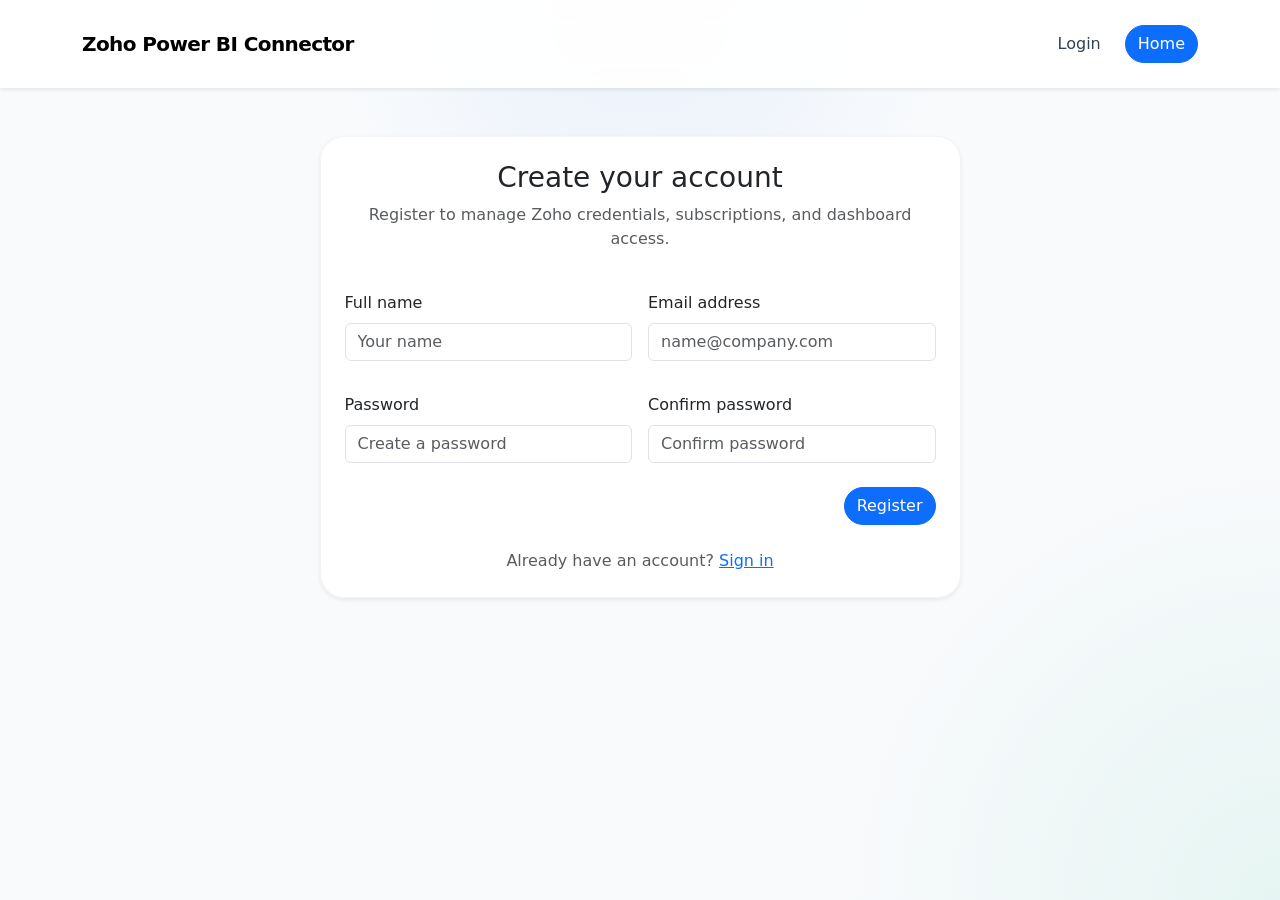
<file: Frontend/register.html>
<!DOCTYPE html>
<html lang="en">
<head>
    <meta charset="UTF-8">
    <meta name="viewport" content="width=device-width, initial-scale=1.0">
    <title>Register | Zoho Power BI Connector</title>
    <link href="https://cdn.jsdelivr.net/npm/bootstrap@5.3.0/dist/css/bootstrap.min.css" rel="stylesheet">
    <link href="styles.css" rel="stylesheet">
</head>
<body>
    <nav class="navbar navbar-expand-lg navbar-light sticky-top shadow-sm">
        <div class="container py-3">
            <a class="navbar-brand" href="index.html">Zoho Power BI Connector</a>
            <button class="navbar-toggler" type="button" data-bs-toggle="collapse" data-bs-target="#navbarNav" aria-controls="navbarNav" aria-expanded="false" aria-label="Toggle navigation">
                <span class="navbar-toggler-icon"></span>
            </button>
            <div class="collapse navbar-collapse" id="navbarNav">
                <ul class="navbar-nav ms-auto align-items-center">
                    <li class="nav-item"><a class="nav-link" href="login.html">Login</a></li>
                    <li class="nav-item"><a class="btn btn-primary ms-3" href="index.html">Home</a></li>
                </ul>
            </div>
        </div>
    </nav>

    <main class="container py-5">
        <div class="row justify-content-center">
            <div class="col-lg-7">
                <div class="card p-4 shadow-sm auth-card">
                    <div class="mb-4 text-center">
                        <h1 class="h3">Create your account</h1>
                        <p class="text-muted">Register to manage Zoho credentials, subscriptions, and dashboard access.</p>
                    </div>

                    <div id="authAlert" class="alert d-none" role="alert"></div>

                    <form id="registerForm">
                        <div class="row g-3">
                            <div class="col-md-6">
                                <label for="registerFullName" class="form-label">Full name</label>
                                <input type="text" class="form-control" id="registerFullName" placeholder="Your name" required>
                            </div>
                            <div class="col-md-6">
                                <label for="registerEmail" class="form-label">Email address</label>
                                <input type="email" class="form-control" id="registerEmail" placeholder="name@company.com" required>
                            </div>
                        </div>
                        <div class="row g-3 mt-3">
                            <div class="col-md-6">
                                <label for="registerPassword" class="form-label">Password</label>
                                <input type="password" class="form-control" id="registerPassword" placeholder="Create a password" required>
                            </div>
                            <div class="col-md-6">
                                <label for="registerConfirmPassword" class="form-label">Confirm password</label>
                                <input type="password" class="form-control" id="registerConfirmPassword" placeholder="Confirm password" required>
                            </div>
                        </div>
                        <div class="mt-4 text-end">
                            <button type="submit" class="btn btn-primary">Register</button>
                        </div>
                    </form>

                                        <div id="otpArea" class="d-none">
                                            <hr />
                                            <h6 class="mb-2">Email verification</h6>
                                            <p class="text-muted">Enter the 6-digit code sent to your email to complete registration.</p>
                                            <div class="row g-3 align-items-center">
                                                <div class="col-md-6">
                                                    <input id="otpInput" class="form-control" type="text" maxlength="6" placeholder="Enter OTP">
                                                </div>
                                                <div class="col-md-6 text-end">
                                                    <button id="verifyOtpBtn" class="btn btn-success">Verify OTP</button>
                                                    <button id="resendOtpBtn" class="btn btn-link">Resend code</button>
                                                </div>
                                            </div>
                                            <div id="otpAlert" class="alert d-none mt-3" role="alert"></div>
                                        </div>

                    <p class="text-center text-muted mb-0 mt-4">Already have an account? <a href="login.html">Sign in</a></p>
                </div>
            </div>
        </div>
    </main>

    <script src="https://cdn.jsdelivr.net/npm/bootstrap@5.3.0/dist/js/bootstrap.bundle.min.js"></script>
    <script src="scripts.js"></script>
    <script src="register.js"></script>
</body>
</html>
</file>
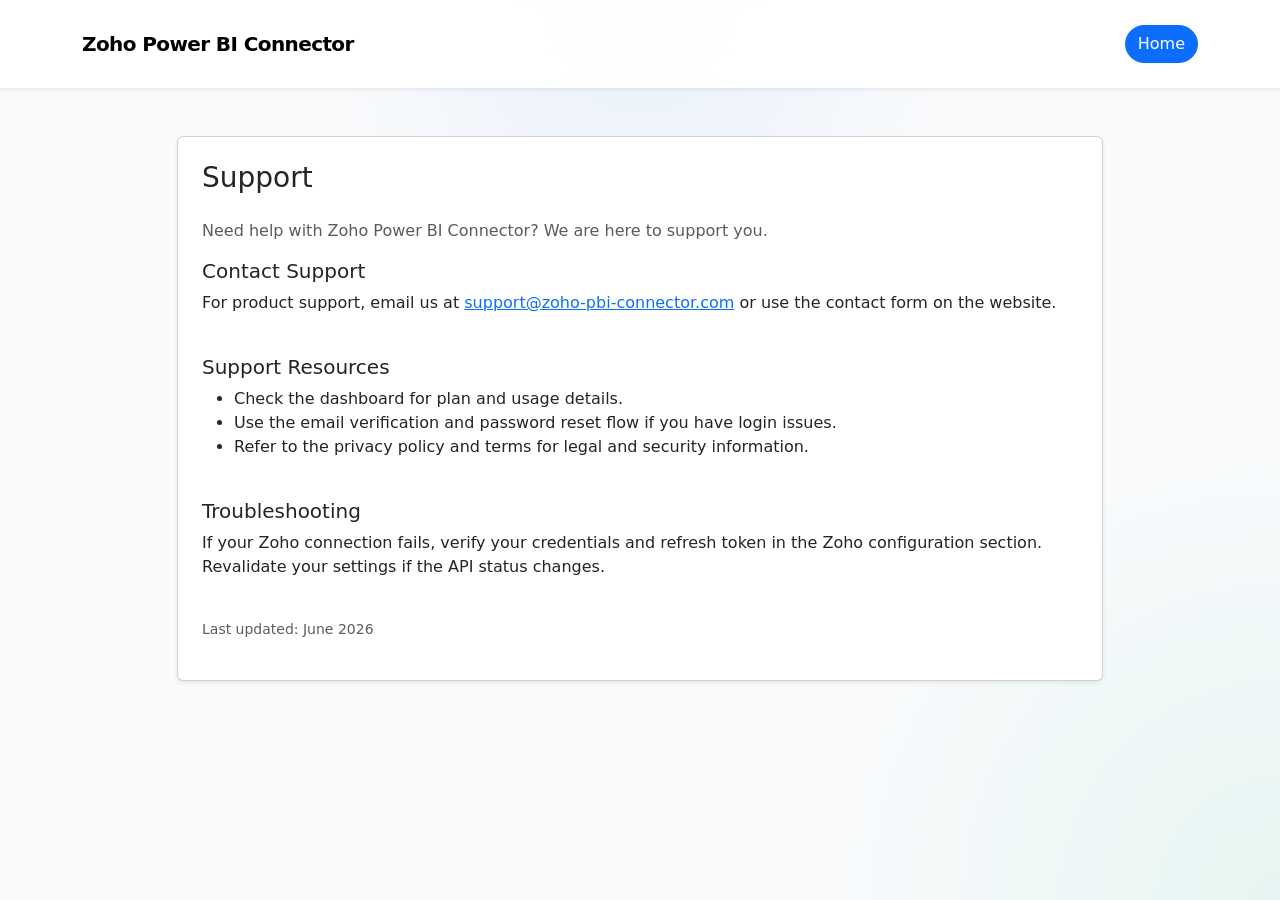
<file: Frontend/support.html>
<!DOCTYPE html>
<html lang="en">
<head>
  <meta charset="UTF-8" />
  <meta name="viewport" content="width=device-width, initial-scale=1.0" />
  <title>Support | Zoho Power BI Connector</title>
  <link href="https://cdn.jsdelivr.net/npm/bootstrap@5.3.0/dist/css/bootstrap.min.css" rel="stylesheet">
  <link href="styles.css" rel="stylesheet">
</head>
<body>
  <nav class="navbar navbar-expand-lg navbar-light sticky-top shadow-sm">
    <div class="container py-3">
      <a class="navbar-brand" href="index.html">Zoho Power BI Connector</a>
      <div class="ms-auto">
        <a class="btn btn-primary" href="index.html">Home</a>
      </div>
    </div>
  </nav>

  <main class="container py-5">
    <div class="row justify-content-center">
      <div class="col-lg-10">
        <div class="card p-4 shadow-sm">
          <h1 class="h3 mb-4">Support</h1>
          <p class="text-muted">Need help with Zoho Power BI Connector? We are here to support you.</p>

          <section class="mb-4">
            <h2 class="h5">Contact Support</h2>
            <p>For product support, email us at <a href="mailto:support@zoho-pbi-connector.com">support@zoho-pbi-connector.com</a> or use the contact form on the website.</p>
          </section>

          <section class="mb-4">
            <h2 class="h5">Support Resources</h2>
            <ul>
              <li>Check the dashboard for plan and usage details.</li>
              <li>Use the email verification and password reset flow if you have login issues.</li>
              <li>Refer to the privacy policy and terms for legal and security information.</li>
            </ul>
          </section>

          <section class="mb-4">
            <h2 class="h5">Troubleshooting</h2>
            <p>If your Zoho connection fails, verify your credentials and refresh token in the Zoho configuration section. Revalidate your settings if the API status changes.</p>
          </section>

          <p class="text-muted small">Last updated: June 2026</p>
        </div>
      </div>
    </div>
  </main>

  <script src="https://cdn.jsdelivr.net/npm/bootstrap@5.3.0/dist/js/bootstrap.bundle.min.js"></script>
</body>
</html>
</file>
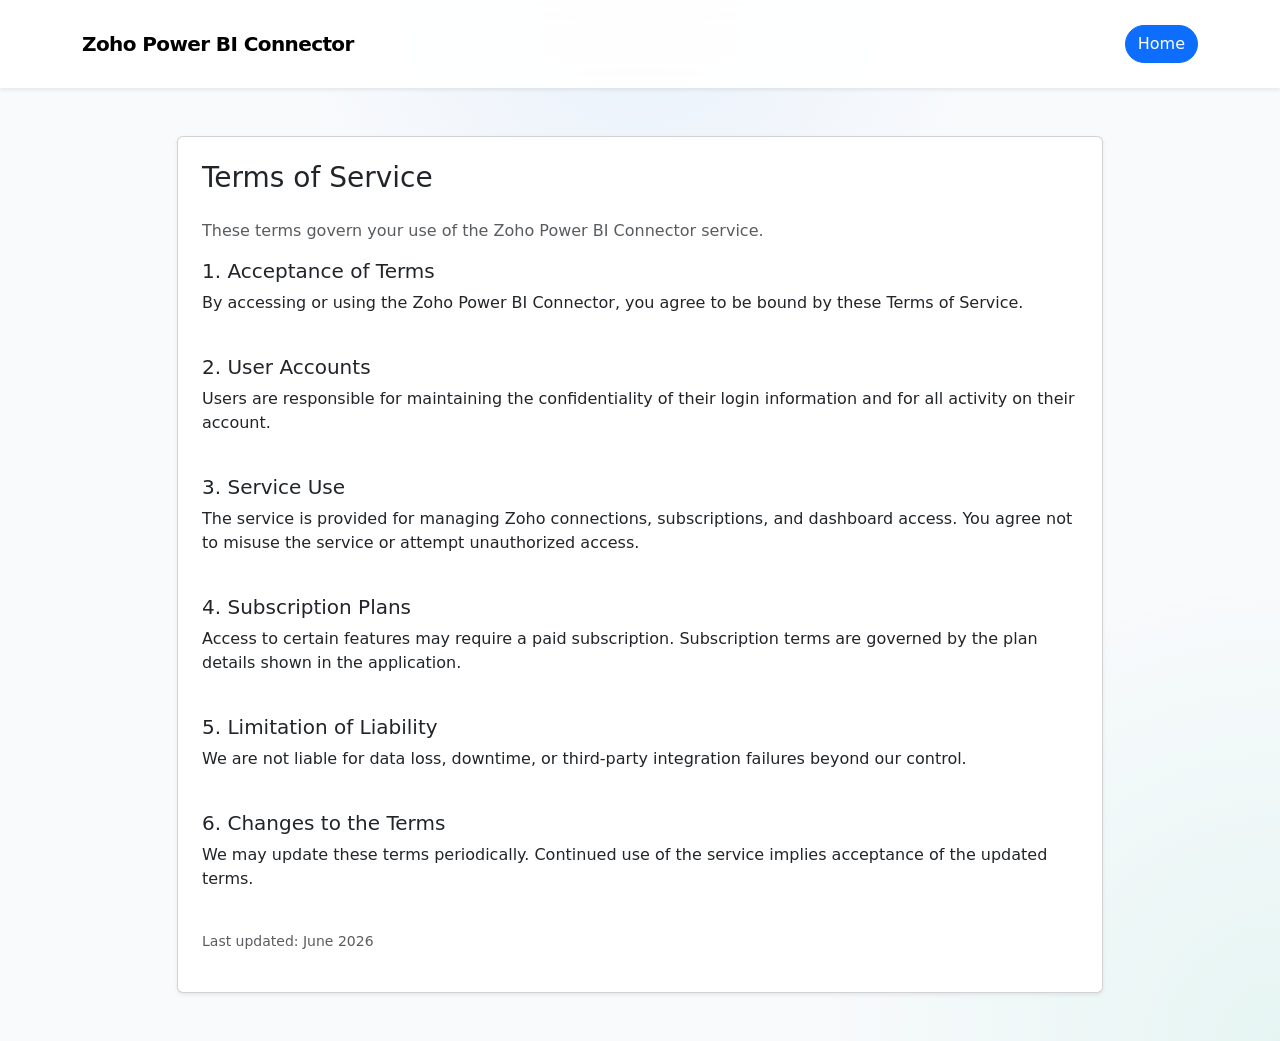
<file: Frontend/terms.html>
<!DOCTYPE html>
<html lang="en">
<head>
  <meta charset="UTF-8" />
  <meta name="viewport" content="width=device-width, initial-scale=1.0" />
  <title>Terms of Service | Zoho Power BI Connector</title>
  <link href="https://cdn.jsdelivr.net/npm/bootstrap@5.3.0/dist/css/bootstrap.min.css" rel="stylesheet">
  <link href="styles.css" rel="stylesheet">
</head>
<body>
  <nav class="navbar navbar-expand-lg navbar-light sticky-top shadow-sm">
    <div class="container py-3">
      <a class="navbar-brand" href="index.html">Zoho Power BI Connector</a>
      <div class="ms-auto">
        <a class="btn btn-primary" href="index.html">Home</a>
      </div>
    </div>
  </nav>

  <main class="container py-5">
    <div class="row justify-content-center">
      <div class="col-lg-10">
        <div class="card p-4 shadow-sm">
          <h1 class="h3 mb-4">Terms of Service</h1>
          <p class="text-muted">These terms govern your use of the Zoho Power BI Connector service.</p>

          <section class="mb-4">
            <h2 class="h5">1. Acceptance of Terms</h2>
            <p>By accessing or using the Zoho Power BI Connector, you agree to be bound by these Terms of Service.</p>
          </section>

          <section class="mb-4">
            <h2 class="h5">2. User Accounts</h2>
            <p>Users are responsible for maintaining the confidentiality of their login information and for all activity on their account.</p>
          </section>

          <section class="mb-4">
            <h2 class="h5">3. Service Use</h2>
            <p>The service is provided for managing Zoho connections, subscriptions, and dashboard access. You agree not to misuse the service or attempt unauthorized access.</p>
          </section>

          <section class="mb-4">
            <h2 class="h5">4. Subscription Plans</h2>
            <p>Access to certain features may require a paid subscription. Subscription terms are governed by the plan details shown in the application.</p>
          </section>

          <section class="mb-4">
            <h2 class="h5">5. Limitation of Liability</h2>
            <p>We are not liable for data loss, downtime, or third-party integration failures beyond our control.</p>
          </section>

          <section class="mb-4">
            <h2 class="h5">6. Changes to the Terms</h2>
            <p>We may update these terms periodically. Continued use of the service implies acceptance of the updated terms.</p>
          </section>

          <p class="text-muted small">Last updated: June 2026</p>
        </div>
      </div>
    </div>
  </main>

  <script src="https://cdn.jsdelivr.net/npm/bootstrap@5.3.0/dist/js/bootstrap.bundle.min.js"></script>
</body>
</html>
</file>
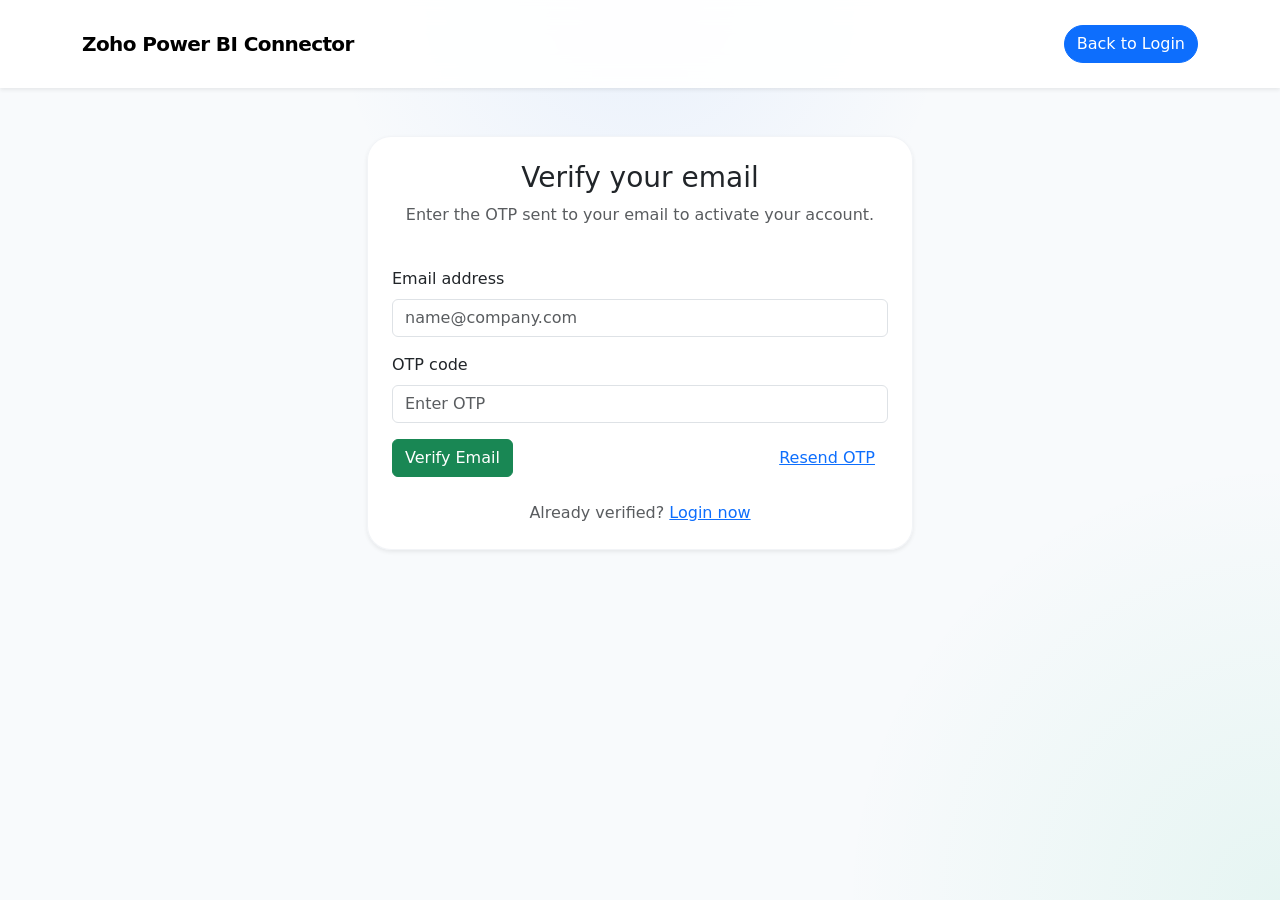
<file: Frontend/verify-email.html>
<!DOCTYPE html>
<html lang="en">
<head>
    <meta charset="UTF-8">
    <meta name="viewport" content="width=device-width, initial-scale=1.0">
    <title>Verify Email | Zoho Power BI Connector</title>
    <link href="https://cdn.jsdelivr.net/npm/bootstrap@5.3.0/dist/css/bootstrap.min.css" rel="stylesheet">
    <link href="styles.css" rel="stylesheet">
</head>
<body>
    <nav class="navbar navbar-expand-lg navbar-light sticky-top shadow-sm">
        <div class="container py-3">
            <a class="navbar-brand" href="index.html">Zoho Power BI Connector</a>
            <div class="ms-auto">
                <a class="btn btn-primary" href="login.html">Back to Login</a>
            </div>
        </div>
    </nav>

    <main class="container py-5">
        <div class="row justify-content-center">
            <div class="col-lg-6">
                <div class="card p-4 shadow-sm auth-card">
                    <div class="mb-4 text-center">
                        <h1 class="h3">Verify your email</h1>
                        <p class="text-muted">Enter the OTP sent to your email to activate your account.</p>
                    </div>

                    <div id="verifyAlert" class="alert d-none" role="alert"></div>

                    <form id="verifyForm">
                        <div class="mb-3">
                            <label for="verifyEmail" class="form-label">Email address</label>
                            <input type="email" class="form-control" id="verifyEmail" placeholder="name@company.com" required>
                        </div>
                        <div class="mb-3">
                            <label for="verifyOtp" class="form-label">OTP code</label>
                            <input type="text" class="form-control" id="verifyOtp" placeholder="Enter OTP" maxlength="6" required>
                        </div>
                        <div class="d-flex justify-content-between align-items-center mb-4">
                            <button type="submit" class="btn btn-success">Verify Email</button>
                            <button id="resendOtpButton" type="button" class="btn btn-link">Resend OTP</button>
                        </div>
                    </form>

                    <p class="text-center text-muted mb-0">Already verified? <a href="login.html">Login now</a></p>
                </div>
            </div>
        </div>
    </main>

    <script src="https://cdn.jsdelivr.net/npm/bootstrap@5.3.0/dist/js/bootstrap.bundle.min.js"></script>
    <script src="verify-email.js"></script>
</body>
</html>
</file>
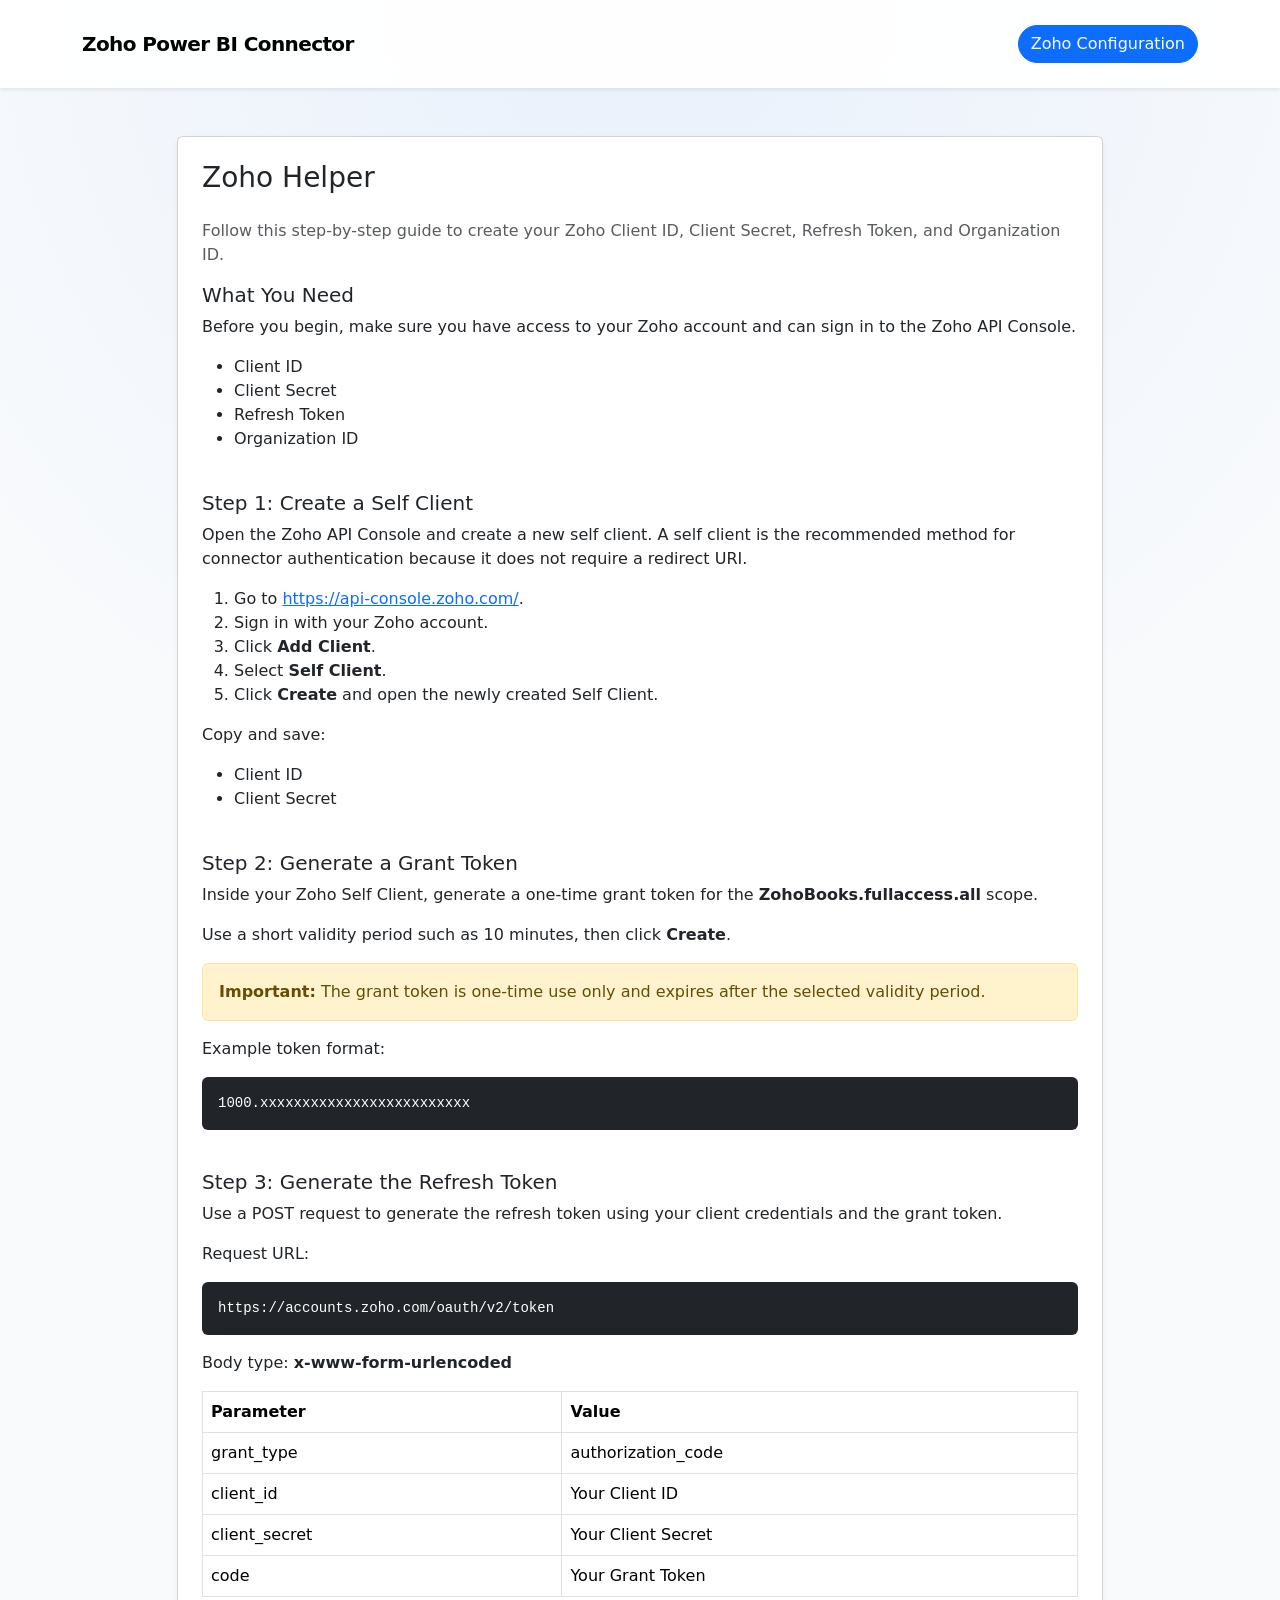
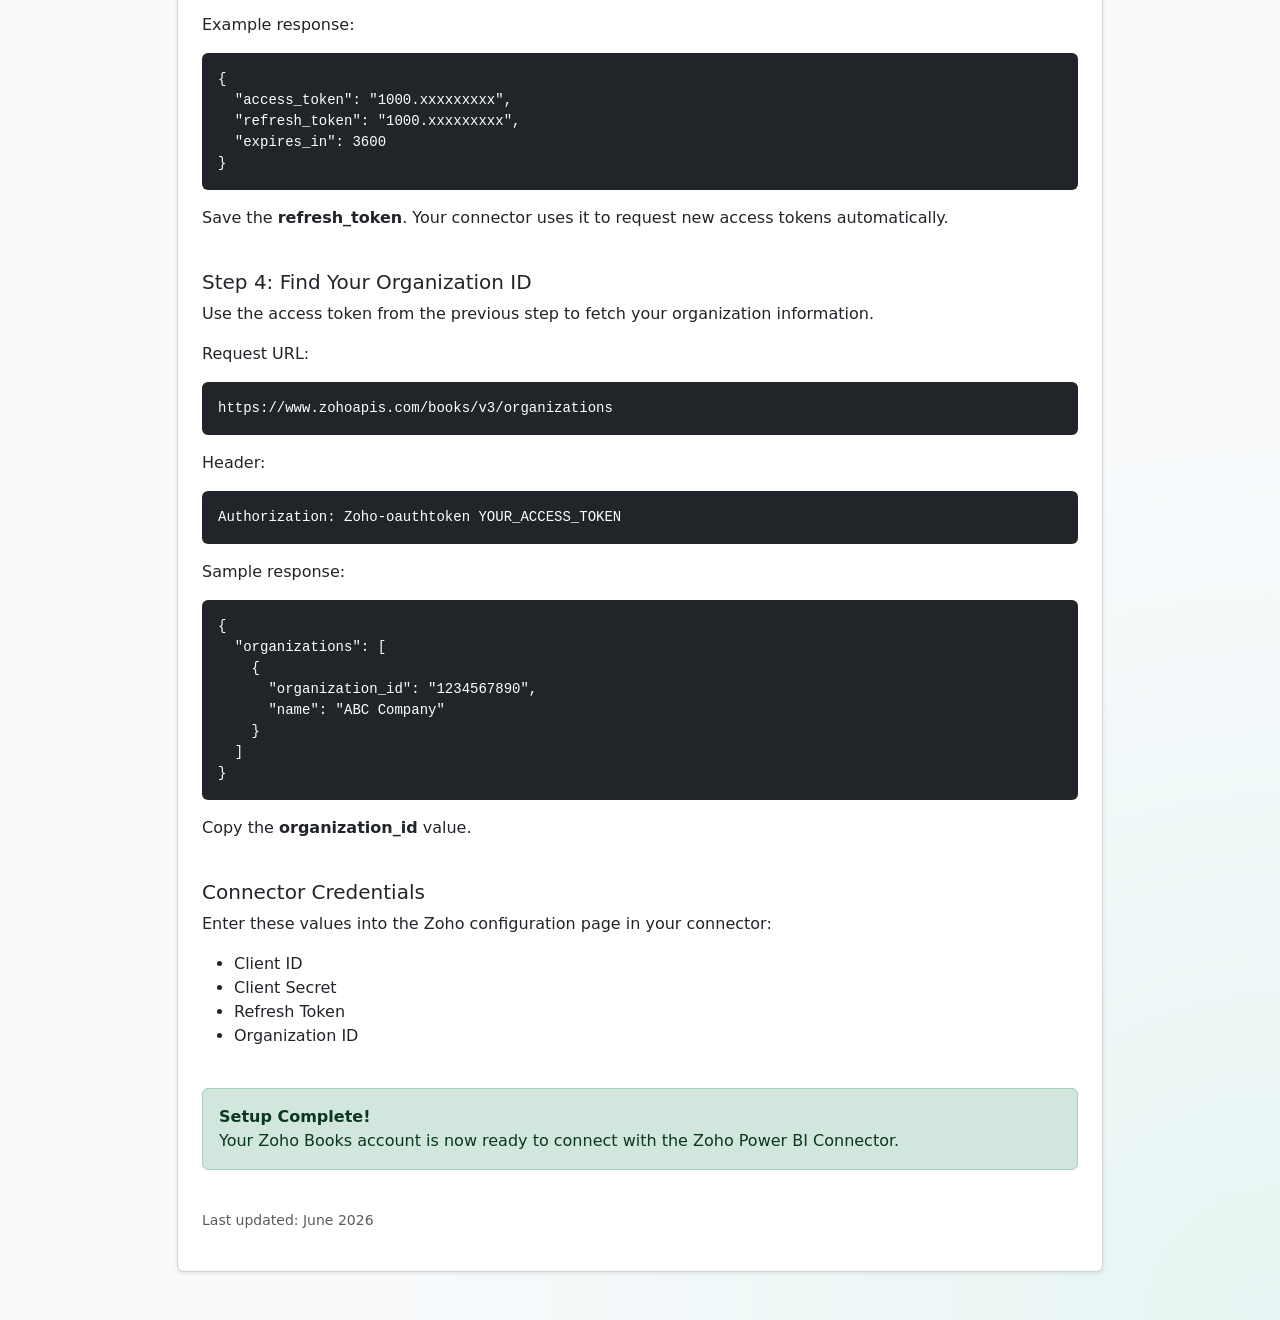
<file: Frontend/zohohelper.html>
<!DOCTYPE html>
<html lang="en">

<head>
  <meta charset="UTF-8" />
  <meta name="viewport" content="width=device-width, initial-scale=1.0" />
  <title>Zoho Helper | Zoho Power BI Connector</title>
  <link href="https://cdn.jsdelivr.net/npm/bootstrap@5.3.0/dist/css/bootstrap.min.css" rel="stylesheet">
  <link href="styles.css" rel="stylesheet">
</head>

<body>
  <nav class="navbar navbar-expand-lg navbar-light sticky-top shadow-sm">
    <div class="container py-3">
      <a class="navbar-brand" href="index.html">Zoho Power BI Connector</a>
      <div class="ms-auto">
        <a class="btn btn-primary" href="dashboard.html#zoho">Zoho Configuration</a>
      </div>
    </div>
  </nav>

  <main class="container py-5">
    <div class="row justify-content-center">
      <div class="col-lg-10">
        <div class="card p-4 shadow-sm">
          <h1 class="h3 mb-4">Zoho Helper</h1>
          <p class="text-muted">Follow this step-by-step guide to create your Zoho Client ID, Client Secret, Refresh Token, and Organization ID.</p>

          <section class="mb-4">
            <h2 class="h5">What You Need</h2>
            <p>Before you begin, make sure you have access to your Zoho account and can sign in to the Zoho API Console.</p>
            <ul>
              <li>Client ID</li>
              <li>Client Secret</li>
              <li>Refresh Token</li>
              <li>Organization ID</li>
            </ul>
          </section>

          <section class="mb-4">
            <h2 class="h5">Step 1: Create a Self Client</h2>
            <p>Open the Zoho API Console and create a new self client. A self client is the recommended method for connector authentication because it does not require a redirect URI.</p>
            <ol>
              <li>Go to <a href="https://api-console.zoho.com/" target="_blank" rel="noopener">https://api-console.zoho.com/</a>.</li>
              <li>Sign in with your Zoho account.</li>
              <li>Click <strong>Add Client</strong>.</li>
              <li>Select <strong>Self Client</strong>.</li>
              <li>Click <strong>Create</strong> and open the newly created Self Client.</li>
            </ol>
            <p>Copy and save:</p>
            <ul>
              <li>Client ID</li>
              <li>Client Secret</li>
            </ul>
          </section>

          <section class="mb-4">
            <h2 class="h5">Step 2: Generate a Grant Token</h2>
            <p>Inside your Zoho Self Client, generate a one-time grant token for the <strong>ZohoBooks.fullaccess.all</strong> scope.</p>
            <p>Use a short validity period such as 10 minutes, then click <strong>Create</strong>.</p>
            <div class="alert alert-warning">
              <strong>Important:</strong> The grant token is one-time use only and expires after the selected validity period.
            </div>
            <p>Example token format:</p>
            <pre class="bg-dark text-white p-3 rounded">1000.xxxxxxxxxxxxxxxxxxxxxxxxx</pre>
          </section>

          <section class="mb-4">
            <h2 class="h5">Step 3: Generate the Refresh Token</h2>
            <p>Use a POST request to generate the refresh token using your client credentials and the grant token.</p>
            <p>Request URL:</p>
            <pre class="bg-dark text-white p-3 rounded">https://accounts.zoho.com/oauth/v2/token</pre>
            <p>Body type: <strong>x-www-form-urlencoded</strong></p>
            <div class="table-responsive">
              <table class="table table-bordered">
                <thead>
                  <tr>
                    <th>Parameter</th>
                    <th>Value</th>
                  </tr>
                </thead>
                <tbody>
                  <tr>
                    <td>grant_type</td>
                    <td>authorization_code</td>
                  </tr>
                  <tr>
                    <td>client_id</td>
                    <td>Your Client ID</td>
                  </tr>
                  <tr>
                    <td>client_secret</td>
                    <td>Your Client Secret</td>
                  </tr>
                  <tr>
                    <td>code</td>
                    <td>Your Grant Token</td>
                  </tr>
                </tbody>
              </table>
            </div>
            <p>Example response:</p>
            <pre class="bg-dark text-white p-3 rounded">{
  "access_token": "1000.xxxxxxxxx",
  "refresh_token": "1000.xxxxxxxxx",
  "expires_in": 3600
}</pre>
            <p>Save the <strong>refresh_token</strong>. Your connector uses it to request new access tokens automatically.</p>
          </section>

          <section class="mb-4">
            <h2 class="h5">Step 4: Find Your Organization ID</h2>
            <p>Use the access token from the previous step to fetch your organization information.</p>
            <p>Request URL:</p>
            <pre class="bg-dark text-white p-3 rounded">https://www.zohoapis.com/books/v3/organizations</pre>
            <p>Header:</p>
            <pre class="bg-dark text-white p-3 rounded">Authorization: Zoho-oauthtoken YOUR_ACCESS_TOKEN</pre>
            <p>Sample response:</p>
            <pre class="bg-dark text-white p-3 rounded">{
  "organizations": [
    {
      "organization_id": "1234567890",
      "name": "ABC Company"
    }
  ]
}</pre>
            <p>Copy the <strong>organization_id</strong> value.</p>
          </section>

          <section class="mb-4">
            <h2 class="h5">Connector Credentials</h2>
            <p>Enter these values into the Zoho configuration page in your connector:</p>
            <ul>
              <li>Client ID</li>
              <li>Client Secret</li>
              <li>Refresh Token</li>
              <li>Organization ID</li>
            </ul>
          </section>

          <section class="mb-4">
            <div class="alert alert-success">
              <strong>Setup Complete!</strong>
              <p class="mb-0">Your Zoho Books account is now ready to connect with the Zoho Power BI Connector.</p>
            </div>
          </section>

          <p class="text-muted small">Last updated: June 2026</p>
        </div>
      </div>
    </div>
  </main>

  <script src="https://cdn.jsdelivr.net/npm/bootstrap@5.3.0/dist/js/bootstrap.bundle.min.js"></script>
</body>
</html>
</file>
<file: Frontend/styles.css>
:root {
  --primary: #3b82f6;
  --primary-dark: #1d4ed8;
  --surface: #ffffff;
  --surface-soft: #f8fbff;
  --surface-strong: #f1f5f9;
  --text: #0f172a;
  --muted: #64748b;
  --border: rgba(100, 116, 139, 0.12);
}

* {
  box-sizing: border-box;
}

html {
  scroll-behavior: smooth;
}

body {
  margin: 0;
  min-height: 100vh;
  font-family: Inter, system-ui, -apple-system, BlinkMacSystemFont, "Segoe UI", sans-serif;
  background: radial-gradient(circle at top, rgba(59, 130, 246, 0.08), transparent 28%),
              radial-gradient(circle at bottom right, rgba(16, 185, 129, 0.08), transparent 28%),
              #f8fafc;
  color: var(--text);
}

img {
  max-width: 100%;
  height: auto;
}

.navbar {
  background: rgba(255, 255, 255, 0.92) !important;
  backdrop-filter: blur(14px);
}

.navbar-brand {
  font-weight: 800;
  letter-spacing: -0.03em;
}

.navbar-nav .nav-link {
  color: #334155 !important;
}

.hero {
  min-height: 85vh;
  display: flex;
  align-items: center;
}

.hero .btn-primary {
  min-width: 170px;
}

.section-title {
  font-weight: 800;
  letter-spacing: -0.03em;
}

.section-title::after {
  content: '';
  display: block;
  width: 60px;
  height: 4px;
  margin-top: 14px;
  border-radius: 999px;
  background: linear-gradient(90deg, var(--primary), #22c55e);
}

.feature-card,
.pricing-card,
.faq-card,
.contact-card,
.dashboard-card {
  background: var(--surface);
  border: 1px solid var(--border);
  border-radius: 24px;
  transition: transform 0.25s ease, box-shadow 0.25s ease;
}

.feature-card:hover,
.pricing-card:hover,
.dashboard-card:hover {
  transform: translateY(-4px);
  box-shadow: 0 24px 70px rgba(15, 23, 42, 0.08);
}

.feature-card {
  min-height: 240px;
}

.pricing-card {
  min-height: 320px;
}

.faq-card,
.contact-card {
  background: rgba(255, 255, 255, 0.9);
}

.faq-item {
  cursor: pointer;
  padding: 1rem 0;
  border-bottom: 1px solid rgba(148, 163, 184, 0.16);
}

.faq-item:last-child {
  border-bottom: none;
}

.faq-toggle {
  font-size: 1.15rem;
  color: var(--primary);
}

.contact-card {
  border-radius: 30px;
  padding: 2rem;
}

.footer {
  background: #0f172a;
  color: rgba(255, 255, 255, 0.8);
}

.footer a {
  color: rgba(255, 255, 255, 0.8);
  text-decoration: none;
}

.footer a:hover {
  color: #ffffff;
}

.dashboard-hero {
  background: linear-gradient(135deg, rgba(59, 130, 246, 0.88), rgba(16, 185, 129, 0.9));
  color: #ffffff;
  border-radius: 32px;
}

.dashboard-hero .card {
  background: rgba(255, 255, 255, 0.12);
  border: none;
}

.dashboard-card {
  padding: 1.75rem;
  box-shadow: 0 30px 70px rgba(15, 23, 42, 0.06);
}

.auth-card {
  border-radius: 24px;
  background: rgba(255, 255, 255, 0.98);
  border: 1px solid rgba(148, 163, 184, 0.12);
}

.dashboard-card h4,
.dashboard-card h5,
.dashboard-card h6 {
  margin-bottom: 1rem;
}

.badge {
  font-size: 0.8rem;
  letter-spacing: 0.03em;
}

.card-body ul li {
  margin-bottom: 0.75rem;
}

.btn-primary,
.btn-outline-primary {
  border-radius: 999px;
}

.btn-outline-primary {
  border-width: 2px;
}

.ratio iframe {
  border-radius: 24px;
}

@media (max-width: 991px) {
  .hero {
    min-height: auto;
  }
}

.bg-surface-soft {
  background: var(--surface-soft) !important;
}

/* Admin stat cards */
.stat-card {
  border-radius: 14px;
  padding: 1.25rem;
  box-shadow: 0 12px 30px rgba(15,23,42,0.06);
  display: flex;
  flex-direction: column;
  justify-content: center;
  min-height: 96px;
}
.stat-card h6 {
  font-weight: 700;
  font-size: 0.95rem;
  margin-bottom: 0.35rem;
  opacity: 0.95;
}
.stat-value {
  font-size: 1.6rem;
  font-weight: 800;
  line-height: 1;
}
.stat-sub {
  font-size: 0.85rem;
  opacity: 0.9;
}
.stat-gradient-1 { background: linear-gradient(135deg, #3b82f6, #60a5fa); }
.stat-gradient-2 { background: linear-gradient(135deg, #10b981, #34d399); }
.stat-gradient-3 { background: linear-gradient(135deg, #f59e0b, #fbbf24); }
.stat-gradient-4 { background: linear-gradient(135deg, #ef4444, #f97316); }
.stat-gradient-5 { background: linear-gradient(135deg, #6b7280, #9ca3af); }


.btn-white {
  color: var(--text);
  background: #ffffff;
  border: 1px solid rgba(15, 23, 42, 0.08);
}

@media (max-width: 575px) {
  .navbar {
    padding-top: 1rem;
    padding-bottom: 1rem;
  }
}

/* stat card hover, focus, icons */
.stat-card:hover, .stat-card:focus-within {
  transform: translateY(-6px) scale(1.02);
  box-shadow: 0 22px 60px rgba(15,23,42,0.12);
}
.stat-card svg {
  width: 36px;
  height: 36px;
  opacity: 0.95;
}
.stat-card .icon-wrap {
  width: 48px;
  height: 48px;
  display: inline-flex;
  align-items: center;
  justify-content: center;
  border-radius: 12px;
  background: rgba(255,255,255,0.12);
  margin-right: 0.6rem;
}

/* Landing counter styles */
#totalRegisteredCount {
  font-size: 2rem;
  font-weight: 900;
}
</file>
